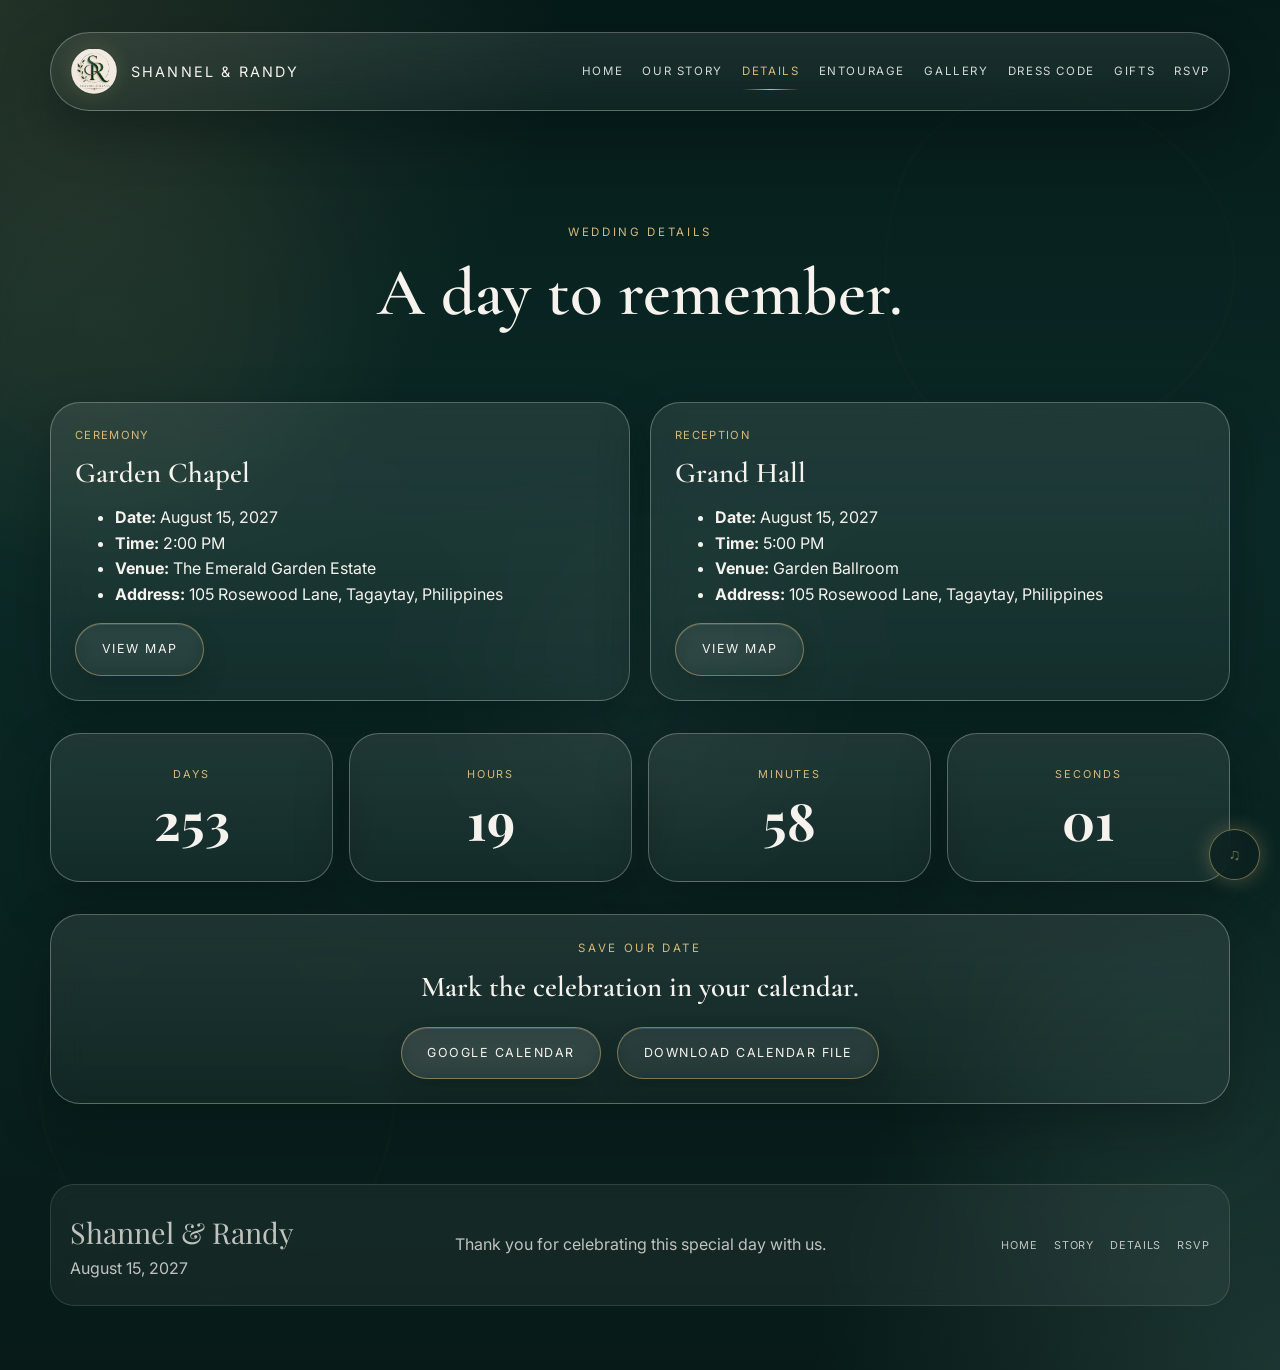
<file: details.html>
<!DOCTYPE html>
<html lang="en">
  <head>
    <meta charset="UTF-8" />
    <meta name="viewport" content="width=device-width, initial-scale=1.0" />
    <title>Wedding Details | Shannel & Randy</title>
    <meta name="description" content="Wedding ceremony and reception details for Shannel and Randy." />
    <link rel="preconnect" href="https://fonts.googleapis.com" />
    <link rel="preconnect" href="https://fonts.gstatic.com" crossorigin />
    <link
      href="https://fonts.googleapis.com/css2?family=Cormorant+Garamond:wght@400;500;600;700&family=Inter:wght@400;500;600;700&family=Playfair+Display:wght@500;600;700&display=swap"
      rel="stylesheet"
    />
    <link rel="stylesheet" href="./css/style.css" />
  </head>
  <body>
    <div class="page-shell">
      <div class="background-orb orb-one"></div>
      <div class="background-orb orb-two"></div>
      <div class="background-orb orb-three"></div>
      <div class="botanical botanical-one"></div>
      <div class="botanical botanical-two"></div>

      <header class="site-header">
        <nav class="nav glass-panel" aria-label="Main navigation">
          <a class="brand" href="./index.html" aria-label="Shannel and Randy home">
            <img class="brand-mark" src="./images/monogram.png" alt="Shannel and Randy monogram" />
            <span>Shannel &amp; Randy</span>
          </a>
          <button class="nav-toggle" type="button" aria-expanded="false" aria-controls="mobileNav" aria-label="Open menu">
            <span></span>
            <span></span>
            <span></span>
          </button>
          <div class="nav-menu" id="mobileNav">
            <a class="nav-link" href="./index.html">Home</a>
            <a class="nav-link" href="./story.html">Our Story</a>
            <a class="nav-link active" href="./details.html">Details</a>
            <a class="nav-link" href="./entourage.html">Entourage</a>
            <a class="nav-link" href="./gallery.html">Gallery</a>
            <a class="nav-link" href="./dress-code.html">Dress Code</a>
            <a class="nav-link" href="./gifts.html">Gifts</a>
            <a class="nav-link" href="./rsvp.html">RSVP</a>
          </div>
        </nav>
      </header>

      <main class="content-page">
        <section class="page-hero reveal fade-up">
          <p class="eyebrow">Wedding Details</p>
          <h1>A day to remember.</h1>
        </section>

        <section class="details-page section-shell">
          <div class="info-grid two-up">
            <article class="glass-card info-card reveal fade-up">
              <div class="card-header">
                <p class="card-kicker">Ceremony</p>
                <h3>Garden Chapel</h3>
              </div>
              <ul>
                <li><strong>Date:</strong> August 15, 2027</li>
                <li><strong>Time:</strong> 2:00 PM</li>
                <li><strong>Venue:</strong> The Emerald Garden Estate</li>
                <li><strong>Address:</strong> 105 Rosewood Lane, Tagaytay, Philippines</li>
              </ul>
              <a class="button button-secondary" href="https://maps.google.com/?q=The+Emerald+Garden+Estate+Tagaytay+Philippines" target="_blank" rel="noreferrer">View Map</a>
            </article>

            <article class="glass-card info-card reveal fade-up">
              <div class="card-header">
                <p class="card-kicker">Reception</p>
                <h3>Grand Hall</h3>
              </div>
              <ul>
                <li><strong>Date:</strong> August 15, 2027</li>
                <li><strong>Time:</strong> 5:00 PM</li>
                <li><strong>Venue:</strong> Garden Ballroom</li>
                <li><strong>Address:</strong> 105 Rosewood Lane, Tagaytay, Philippines</li>
              </ul>
              <a class="button button-secondary" href="https://maps.google.com/?q=The+Emerald+Garden+Estate+Tagaytay+Philippines" target="_blank" rel="noreferrer">View Map</a>
            </article>
          </div>

          <div class="countdown-grid reveal fade-up">
            <div class="countdown-card glass-card">
              <span class="countdown-label">Days</span>
              <strong class="countdown-value" data-time-unit="days">00</strong>
            </div>
            <div class="countdown-card glass-card">
              <span class="countdown-label">Hours</span>
              <strong class="countdown-value" data-time-unit="hours">00</strong>
            </div>
            <div class="countdown-card glass-card">
              <span class="countdown-label">Minutes</span>
              <strong class="countdown-value" data-time-unit="minutes">00</strong>
            </div>
            <div class="countdown-card glass-card">
              <span class="countdown-label">Seconds</span>
              <strong class="countdown-value" data-time-unit="seconds">00</strong>
            </div>
          </div>

          <div class="calendar-card glass-card reveal fade-up">
            <p class="eyebrow">Save Our Date</p>
            <h3>Mark the celebration in your calendar.</h3>
            <div class="calendar-actions">
              <button class="button button-primary" type="button" data-calendar-action="google">Google Calendar</button>
              <button class="button button-secondary" type="button" data-calendar-action="download">Download Calendar File</button>
            </div>
          </div>
        </section>
      </main>

      <footer class="site-footer">
        <div class="footer-inner">
          <div>
            <p class="footer-title">Shannel &amp; Randy</p>
            <p>August 15, 2027</p>
          </div>
          <p class="footer-note">Thank you for celebrating this special day with us.</p>
          <div class="footer-nav">
            <a href="./index.html">Home</a>
            <a href="./story.html">Story</a>
            <a href="./details.html">Details</a>
            <a href="./rsvp.html">RSVP</a>
          </div>
        </div>
      </footer>
    </div>

    <button class="music-toggle" id="musicToggle" type="button" aria-label="Toggle music">
      <span class="music-icon">♫</span>
    </button>

    <script src="./js/script.js"></script>
  </body>
</html>
</file>
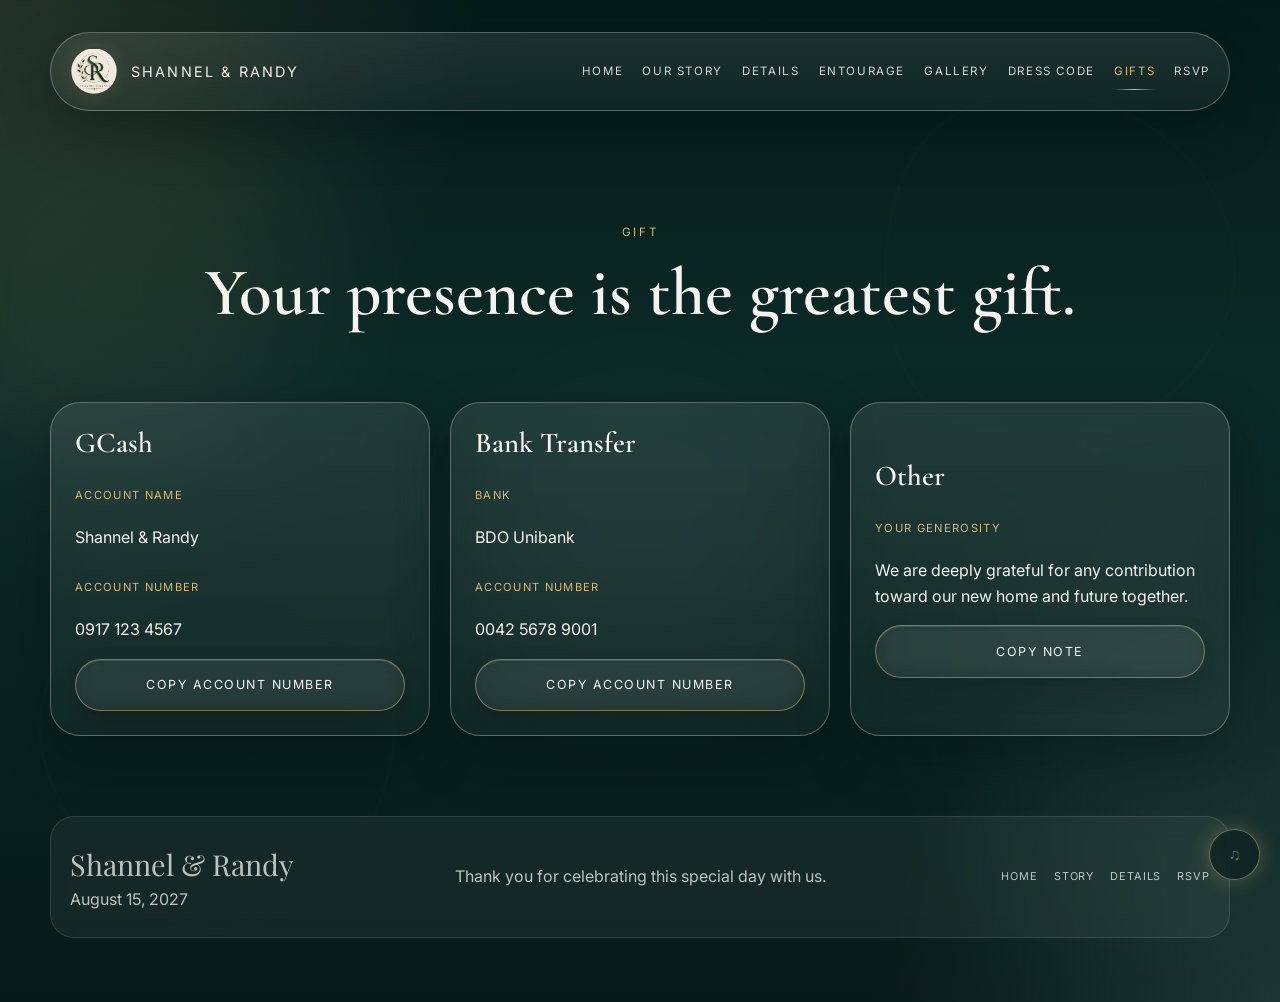
<file: gifts.html>
<!DOCTYPE html>
<html lang="en">
  <head>
    <meta charset="UTF-8" />
    <meta name="viewport" content="width=device-width, initial-scale=1.0" />
    <title>Gifts | Shannel & Randy</title>
    <meta name="description" content="Gift options and information for Shannel and Randy's wedding celebration." />
    <link rel="preconnect" href="https://fonts.googleapis.com" />
    <link rel="preconnect" href="https://fonts.gstatic.com" crossorigin />
    <link
      href="https://fonts.googleapis.com/css2?family=Cormorant+Garamond:wght@400;500;600;700&family=Inter:wght@400;500;600;700&family=Playfair+Display:wght@500;600;700&display=swap"
      rel="stylesheet"
    />
    <link rel="stylesheet" href="./css/style.css" />
  </head>
  <body>
    <div class="page-shell">
      <div class="background-orb orb-one"></div>
      <div class="background-orb orb-two"></div>
      <div class="background-orb orb-three"></div>
      <div class="botanical botanical-one"></div>
      <div class="botanical botanical-two"></div>

      <header class="site-header">
        <nav class="nav glass-panel" aria-label="Main navigation">
          <a class="brand" href="./index.html" aria-label="Shannel and Randy home">
            <img class="brand-mark" src="./images/monogram.png" alt="Shannel and Randy monogram" />
            <span>Shannel &amp; Randy</span>
          </a>
          <button class="nav-toggle" type="button" aria-expanded="false" aria-controls="mobileNav" aria-label="Open menu">
            <span></span>
            <span></span>
            <span></span>
          </button>
          <div class="nav-menu" id="mobileNav">
            <a class="nav-link" href="./index.html">Home</a>
            <a class="nav-link" href="./story.html">Our Story</a>
            <a class="nav-link" href="./details.html">Details</a>
            <a class="nav-link" href="./entourage.html">Entourage</a>
            <a class="nav-link" href="./gallery.html">Gallery</a>
            <a class="nav-link" href="./dress-code.html">Dress Code</a>
            <a class="nav-link active" href="./gifts.html">Gifts</a>
            <a class="nav-link" href="./rsvp.html">RSVP</a>
          </div>
        </nav>
      </header>

      <main class="content-page">
        <section class="page-hero reveal fade-up">
          <p class="eyebrow">Gift</p>
          <h1>Your presence is the greatest gift.</h1>
        </section>

        <section class="gifts-page section-shell">
          <div class="gifts-grid">
            <article class="gift-card glass-card reveal fade-up">
              <h3>GCash</h3>
              <p class="gift-label">Account Name</p>
              <p>Shannel &amp; Randy</p>
              <p class="gift-label">Account Number</p>
              <p>0917 123 4567</p>
              <button class="button button-secondary copy-account" type="button" data-copy="0917 123 4567">Copy Account Number</button>
            </article>
            <article class="gift-card glass-card reveal fade-up">
              <h3>Bank Transfer</h3>
              <p class="gift-label">Bank</p>
              <p>BDO Unibank</p>
              <p class="gift-label">Account Number</p>
              <p>0042 5678 9001</p>
              <button class="button button-secondary copy-account" type="button" data-copy="0042 5678 9001">Copy Account Number</button>
            </article>
            <article class="gift-card glass-card reveal fade-up">
              <h3>Other</h3>
              <p class="gift-label">Your generosity</p>
              <p>We are deeply grateful for any contribution toward our new home and future together.</p>
              <button class="button button-secondary copy-account" type="button" data-copy="For our future together">Copy Note</button>
            </article>
          </div>
        </section>
      </main>

      <footer class="site-footer">
        <div class="footer-inner">
          <div>
            <p class="footer-title">Shannel &amp; Randy</p>
            <p>August 15, 2027</p>
          </div>
          <p class="footer-note">Thank you for celebrating this special day with us.</p>
          <div class="footer-nav">
            <a href="./index.html">Home</a>
            <a href="./story.html">Story</a>
            <a href="./details.html">Details</a>
            <a href="./rsvp.html">RSVP</a>
          </div>
        </div>
      </footer>
    </div>

    <div class="toast" id="copyToast" aria-live="polite">Copied!</div>

    <button class="music-toggle" id="musicToggle" type="button" aria-label="Toggle music">
      <span class="music-icon">♫</span>
    </button>

    <script src="./js/script.js"></script>
  </body>
</html>
</file>
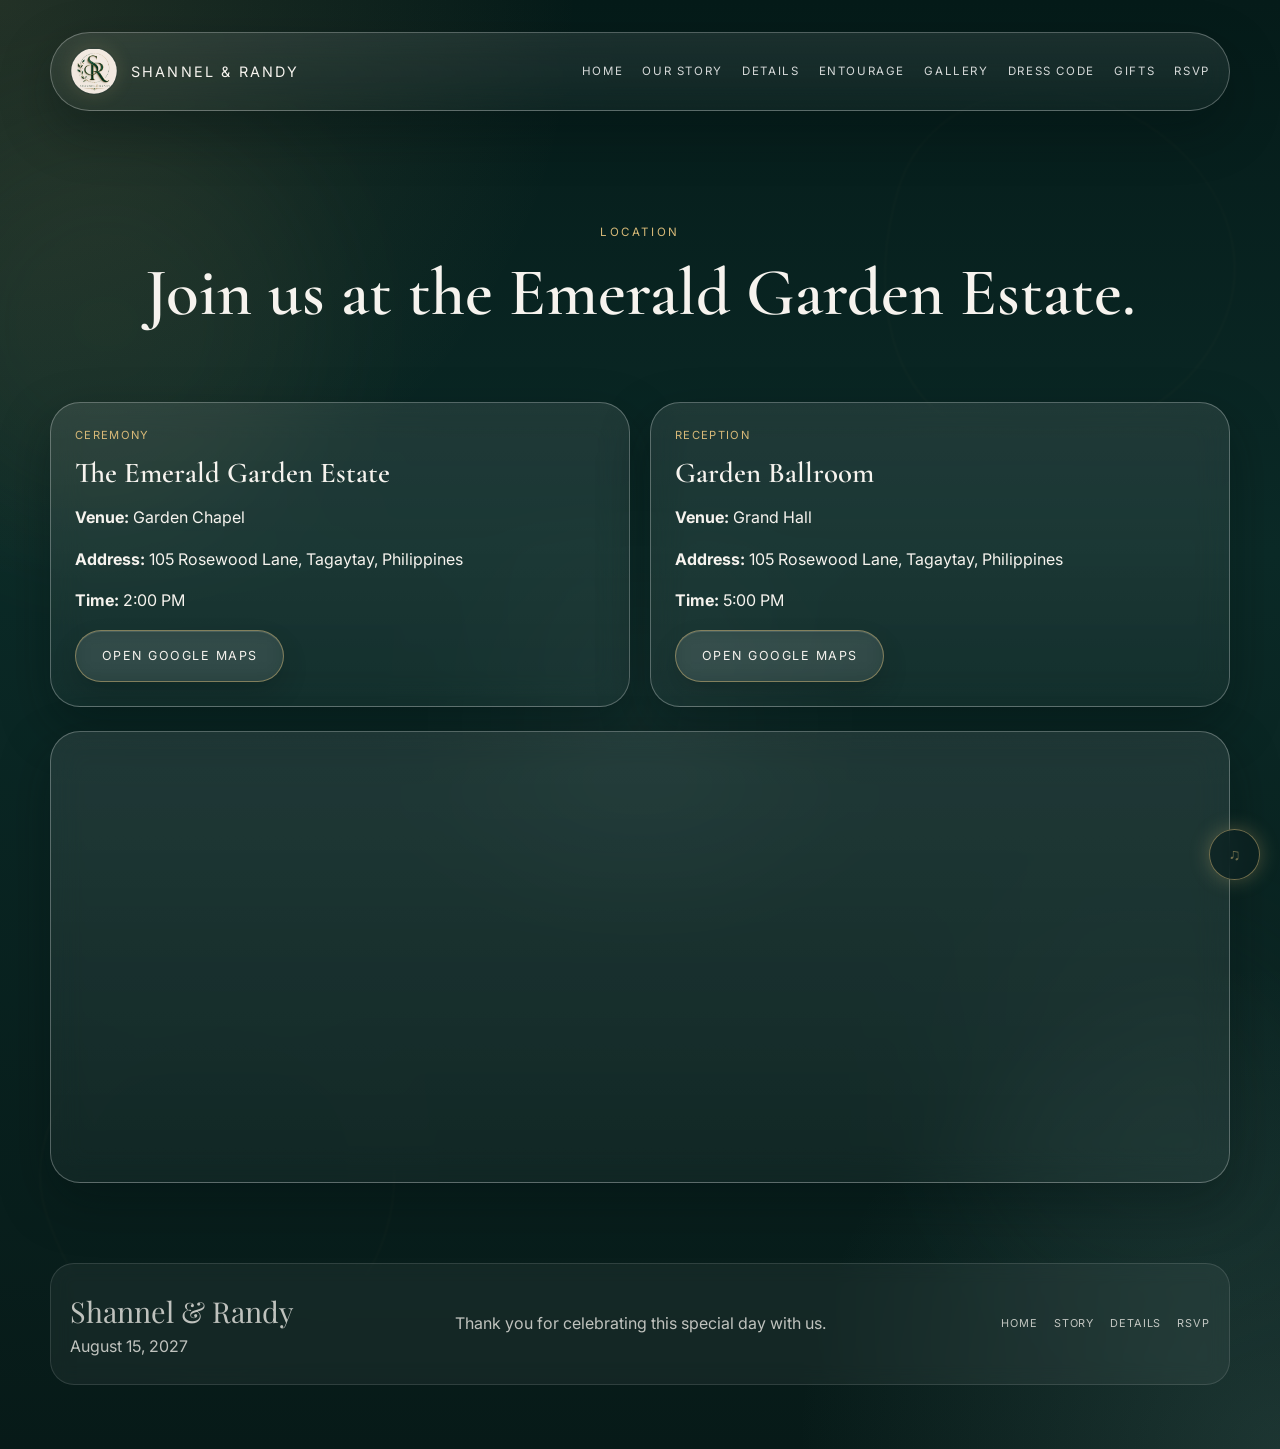
<file: location.html>
<!DOCTYPE html>
<html lang="en">
  <head>
    <meta charset="UTF-8" />
    <meta name="viewport" content="width=device-width, initial-scale=1.0" />
    <title>Location | Shannel & Randy</title>
    <meta name="description" content="Location details for Shannel and Randy's wedding ceremony and reception." />
    <link rel="preconnect" href="https://fonts.googleapis.com" />
    <link rel="preconnect" href="https://fonts.gstatic.com" crossorigin />
    <link
      href="https://fonts.googleapis.com/css2?family=Cormorant+Garamond:wght@400;500;600;700&family=Inter:wght@400;500;600;700&family=Playfair+Display:wght@500;600;700&display=swap"
      rel="stylesheet"
    />
    <link rel="stylesheet" href="./css/style.css" />
  </head>
  <body>
    <div class="page-shell">
      <div class="background-orb orb-one"></div>
      <div class="background-orb orb-two"></div>
      <div class="background-orb orb-three"></div>
      <div class="botanical botanical-one"></div>
      <div class="botanical botanical-two"></div>

      <header class="site-header">
        <nav class="nav glass-panel" aria-label="Main navigation">
          <a class="brand" href="./index.html" aria-label="Shannel and Randy home">
            <img class="brand-mark" src="./images/monogram.png" alt="Shannel and Randy monogram" />
            <span>Shannel &amp; Randy</span>
          </a>
          <button class="nav-toggle" type="button" aria-expanded="false" aria-controls="mobileNav" aria-label="Open menu">
            <span></span>
            <span></span>
            <span></span>
          </button>
          <div class="nav-menu" id="mobileNav">
            <a class="nav-link" href="./index.html">Home</a>
            <a class="nav-link" href="./story.html">Our Story</a>
            <a class="nav-link" href="./details.html">Details</a>
            <a class="nav-link" href="./entourage.html">Entourage</a>
            <a class="nav-link" href="./gallery.html">Gallery</a>
            <a class="nav-link" href="./dress-code.html">Dress Code</a>
            <a class="nav-link" href="./gifts.html">Gifts</a>
            <a class="nav-link" href="./rsvp.html">RSVP</a>
          </div>
        </nav>
      </header>

      <main class="content-page">
        <section class="page-hero reveal fade-up">
          <p class="eyebrow">Location</p>
          <h1>Join us at the Emerald Garden Estate.</h1>
        </section>

        <section class="location-page section-shell">
          <div class="info-grid two-up">
            <article class="glass-card info-card reveal fade-up">
              <p class="card-kicker">Ceremony</p>
              <h3>The Emerald Garden Estate</h3>
              <p><strong>Venue:</strong> Garden Chapel</p>
              <p><strong>Address:</strong> 105 Rosewood Lane, Tagaytay, Philippines</p>
              <p><strong>Time:</strong> 2:00 PM</p>
              <a class="button button-primary" href="https://maps.google.com/?q=The+Emerald+Garden+Estate+Tagaytay+Philippines" target="_blank" rel="noreferrer">Open Google Maps</a>
            </article>
            <article class="glass-card info-card reveal fade-up">
              <p class="card-kicker">Reception</p>
              <h3>Garden Ballroom</h3>
              <p><strong>Venue:</strong> Grand Hall</p>
              <p><strong>Address:</strong> 105 Rosewood Lane, Tagaytay, Philippines</p>
              <p><strong>Time:</strong> 5:00 PM</p>
              <a class="button button-primary" href="https://maps.google.com/?q=The+Emerald+Garden+Estate+Tagaytay+Philippines" target="_blank" rel="noreferrer">Open Google Maps</a>
            </article>
          </div>

          <div class="map-card glass-card reveal fade-up">
            <iframe
              title="Wedding venue map"
              src="https://www.google.com/maps?q=Tagaytay%20Philippines&z=13&output=embed"
              loading="lazy"
              referrerpolicy="no-referrer-when-downgrade"
            ></iframe>
          </div>
        </section>
      </main>

      <footer class="site-footer">
        <div class="footer-inner">
          <div>
            <p class="footer-title">Shannel &amp; Randy</p>
            <p>August 15, 2027</p>
          </div>
          <p class="footer-note">Thank you for celebrating this special day with us.</p>
          <div class="footer-nav">
            <a href="./index.html">Home</a>
            <a href="./story.html">Story</a>
            <a href="./details.html">Details</a>
            <a href="./rsvp.html">RSVP</a>
          </div>
        </div>
      </footer>
    </div>

    <button class="music-toggle" id="musicToggle" type="button" aria-label="Toggle music">
      <span class="music-icon">♫</span>
    </button>

    <script src="./js/script.js"></script>
  </body>
</html>
</file>
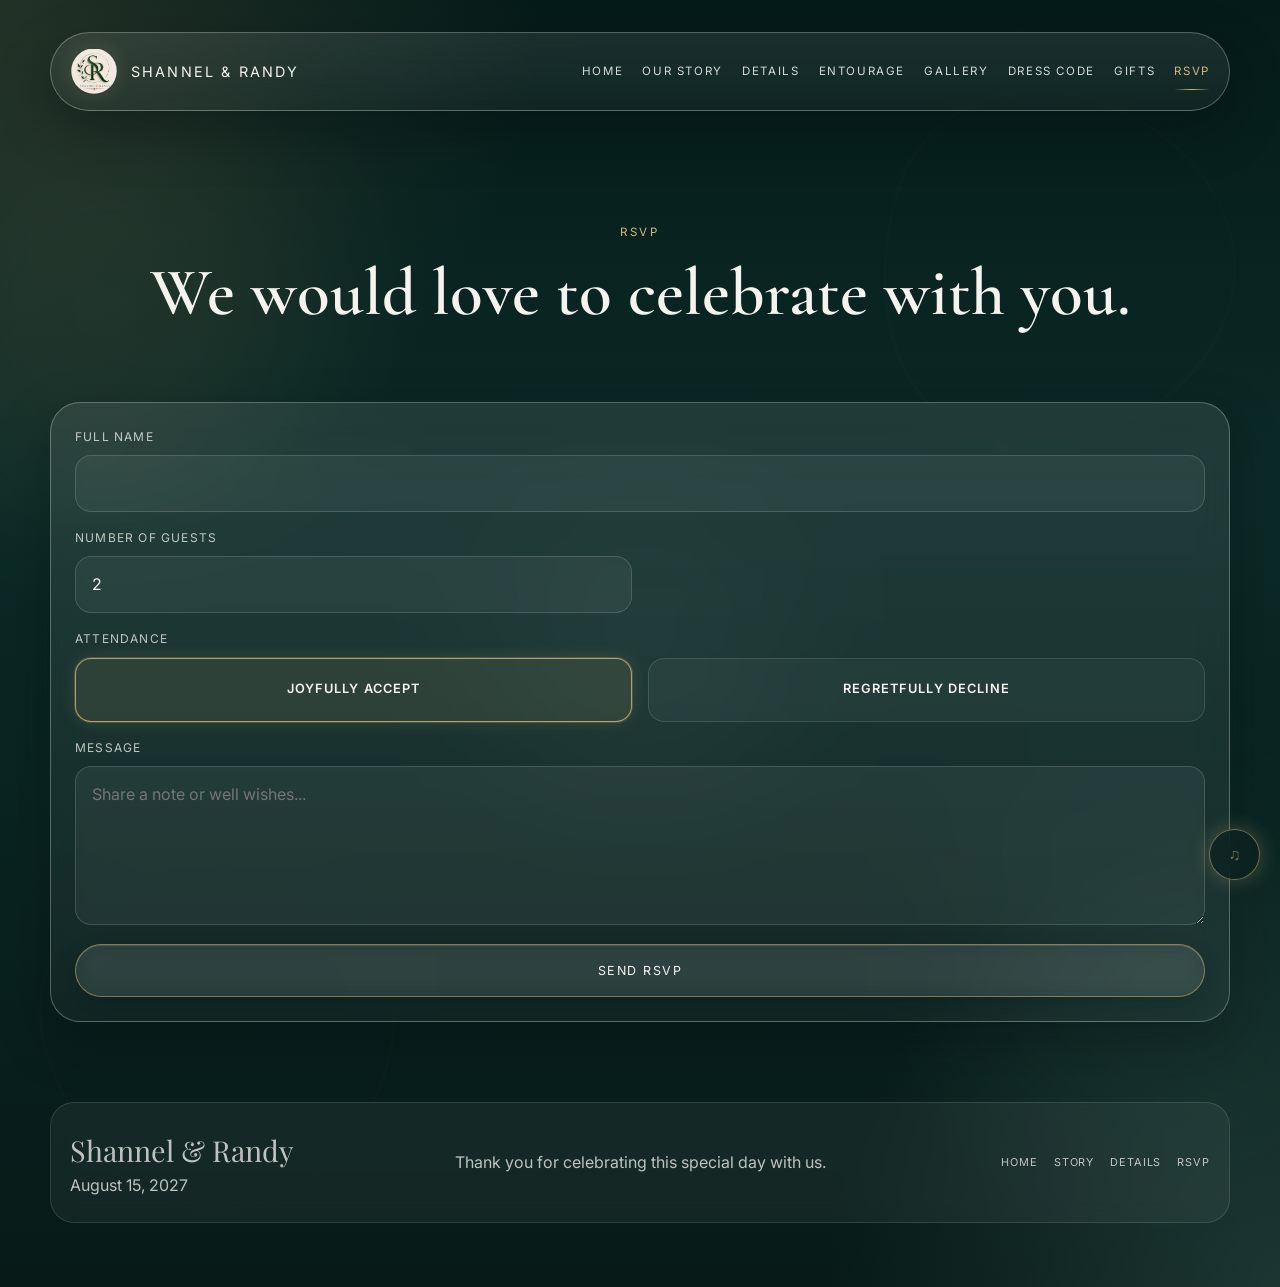
<file: rsvp.html>
<!DOCTYPE html>
<html lang="en">
  <head>
    <meta charset="UTF-8" />
    <meta name="viewport" content="width=device-width, initial-scale=1.0" />
    <title>RSVP | Shannel & Randy</title>
    <meta name="description" content="RSVP to celebrate with Shannel and Randy on their wedding day." />
    <link rel="preconnect" href="https://fonts.googleapis.com" />
    <link rel="preconnect" href="https://fonts.gstatic.com" crossorigin />
    <link
      href="https://fonts.googleapis.com/css2?family=Cormorant+Garamond:wght@400;500;600;700&family=Inter:wght@400;500;600;700&family=Playfair+Display:wght@500;600;700&display=swap"
      rel="stylesheet"
    />
    <link rel="stylesheet" href="./css/style.css" />
  </head>
  <body>
    <div class="page-shell">
      <div class="background-orb orb-one"></div>
      <div class="background-orb orb-two"></div>
      <div class="background-orb orb-three"></div>
      <div class="botanical botanical-one"></div>
      <div class="botanical botanical-two"></div>

      <header class="site-header">
        <nav class="nav glass-panel" aria-label="Main navigation">
          <a class="brand" href="./index.html" aria-label="Shannel and Randy home">
            <img class="brand-mark" src="./images/monogram.png" alt="Shannel and Randy monogram" />
            <span>Shannel &amp; Randy</span>
          </a>
          <button class="nav-toggle" type="button" aria-expanded="false" aria-controls="mobileNav" aria-label="Open menu">
            <span></span>
            <span></span>
            <span></span>
          </button>
          <div class="nav-menu" id="mobileNav">
            <a class="nav-link" href="./index.html">Home</a>
            <a class="nav-link" href="./story.html">Our Story</a>
            <a class="nav-link" href="./details.html">Details</a>
            <a class="nav-link" href="./entourage.html">Entourage</a>
            <a class="nav-link" href="./gallery.html">Gallery</a>
            <a class="nav-link" href="./dress-code.html">Dress Code</a>
            <a class="nav-link" href="./gifts.html">Gifts</a>
            <a class="nav-link active" href="./rsvp.html">RSVP</a>
          </div>
        </nav>
      </header>

      <main class="content-page">
        <section class="page-hero reveal fade-up">
          <p class="eyebrow">RSVP</p>
          <h1>We would love to celebrate with you.</h1>
        </section>

        <section class="rsvp-page section-shell">
          <div class="rsvp-card glass-card reveal fade-up">
            <form action="https://formspree.io/f/xrpgbwjq" method="POST" class="rsvp-form" id="rsvpForm">
              <div class="form-grid">
                <label class="field full-width">
                  <span>Full Name</span>
                  <input type="text" name="name" required />
                </label>
                <label class="field">
                  <span>Number of Guests</span>
                  <input type="number" name="guests" min="1" max="10" value="2" required />
                </label>
                <div class="field field-radio">
                  <span>Attendance</span>
                  <div class="options" role="radiogroup" aria-label="Attendance">
                    <label class="attendance-option is-selected">
                      <input type="radio" name="attendance" value="Joyfully Accept" checked />
                      <span>Joyfully Accept</span>
                    </label>
                    <label class="attendance-option">
                      <input type="radio" name="attendance" value="Regretfully Decline" />
                      <span>Regretfully Decline</span>
                    </label>
                  </div>
                </div>
                <label class="field full-width">
                  <span>Message</span>
                  <textarea name="message" rows="5" placeholder="Share a note or well wishes..."></textarea>
                </label>
              </div>
              <button class="button button-primary" type="submit">Send RSVP</button>
            </form>
            <div class="success-message" id="successMessage" aria-live="polite">
              <h3>Thank you for your response!</h3>
              <p>We are so grateful to celebrate with you.</p>
            </div>
          </div>
        </section>
      </main>

      <footer class="site-footer">
        <div class="footer-inner">
          <div>
            <p class="footer-title">Shannel &amp; Randy</p>
            <p>August 15, 2027</p>
          </div>
          <p class="footer-note">Thank you for celebrating this special day with us.</p>
          <div class="footer-nav">
            <a href="./index.html">Home</a>
            <a href="./story.html">Story</a>
            <a href="./details.html">Details</a>
            <a href="./rsvp.html">RSVP</a>
          </div>
        </div>
      </footer>
    </div>

    <button class="music-toggle" id="musicToggle" type="button" aria-label="Toggle music">
      <span class="music-icon">♫</span>
    </button>

    <script src="./js/script.js"></script>
  </body>
</html>
</file>
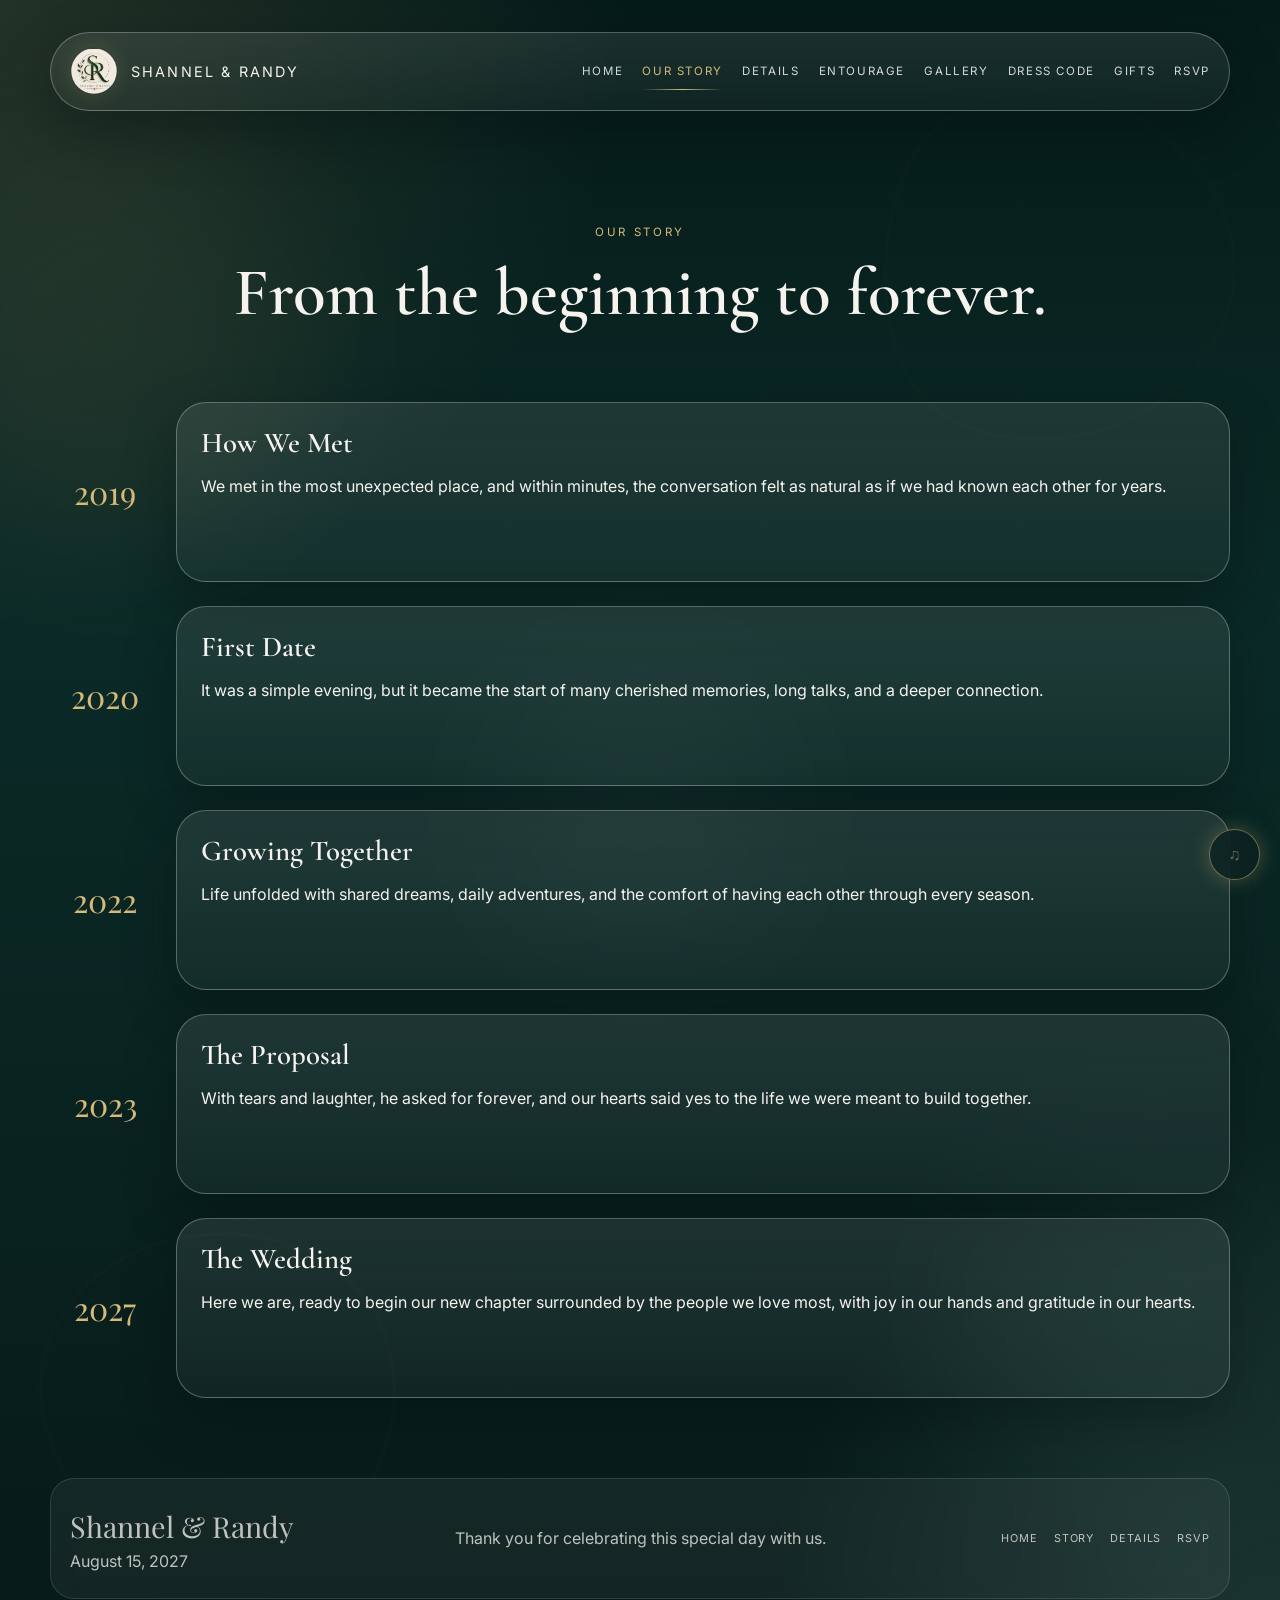
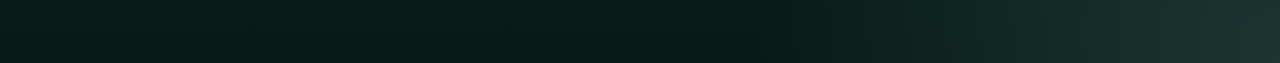
<file: story.html>
<!DOCTYPE html>
<html lang="en">
  <head>
    <meta charset="UTF-8" />
    <meta name="viewport" content="width=device-width, initial-scale=1.0" />
    <title>Our Story | Shannel & Randy</title>
    <meta name="description" content="Our story from the first hello to forever." />
    <link rel="preconnect" href="https://fonts.googleapis.com" />
    <link rel="preconnect" href="https://fonts.gstatic.com" crossorigin />
    <link
      href="https://fonts.googleapis.com/css2?family=Cormorant+Garamond:wght@400;500;600;700&family=Inter:wght@400;500;600;700&family=Playfair+Display:wght@500;600;700&display=swap"
      rel="stylesheet"
    />
    <link rel="stylesheet" href="./css/style.css" />
  </head>
  <body>
    <div class="page-shell">
      <div class="background-orb orb-one"></div>
      <div class="background-orb orb-two"></div>
      <div class="background-orb orb-three"></div>
      <div class="botanical botanical-one"></div>
      <div class="botanical botanical-two"></div>

      <header class="site-header">
        <nav class="nav glass-panel" aria-label="Main navigation">
          <a class="brand" href="./index.html" aria-label="Shannel and Randy home">
            <img class="brand-mark" src="./images/monogram.png" alt="Shannel and Randy monogram" />
            <span>Shannel &amp; Randy</span>
          </a>
          <button class="nav-toggle" type="button" aria-expanded="false" aria-controls="mobileNav" aria-label="Open menu">
            <span></span>
            <span></span>
            <span></span>
          </button>
          <div class="nav-menu" id="mobileNav">
            <a class="nav-link" href="./index.html">Home</a>
            <a class="nav-link active" href="./story.html">Our Story</a>
            <a class="nav-link" href="./details.html">Details</a>
            <a class="nav-link" href="./entourage.html">Entourage</a>
            <a class="nav-link" href="./gallery.html">Gallery</a>
            <a class="nav-link" href="./dress-code.html">Dress Code</a>
            <a class="nav-link" href="./gifts.html">Gifts</a>
            <a class="nav-link" href="./rsvp.html">RSVP</a>
          </div>
        </nav>
      </header>

      <main class="content-page">
        <section class="page-hero reveal fade-up">
          <p class="eyebrow">Our Story</p>
          <h1>From the beginning to forever.</h1>
        </section>

        <section class="story-page section-shell">
          <div class="story-timeline">
            <article class="story-item reveal fade-up">
              <div class="story-year">2019</div>
              <div class="story-card glass-card">
                <h3>How We Met</h3>
                <p>We met in the most unexpected place, and within minutes, the conversation felt as natural as if we had known each other for years.</p>
              </div>
            </article>
            <article class="story-item reveal fade-up">
              <div class="story-year">2020</div>
              <div class="story-card glass-card">
                <h3>First Date</h3>
                <p>It was a simple evening, but it became the start of many cherished memories, long talks, and a deeper connection.</p>
              </div>
            </article>
            <article class="story-item reveal fade-up">
              <div class="story-year">2022</div>
              <div class="story-card glass-card">
                <h3>Growing Together</h3>
                <p>Life unfolded with shared dreams, daily adventures, and the comfort of having each other through every season.</p>
              </div>
            </article>
            <article class="story-item reveal fade-up">
              <div class="story-year">2023</div>
              <div class="story-card glass-card">
                <h3>The Proposal</h3>
                <p>With tears and laughter, he asked for forever, and our hearts said yes to the life we were meant to build together.</p>
              </div>
            </article>
            <article class="story-item reveal fade-up">
              <div class="story-year">2027</div>
              <div class="story-card glass-card">
                <h3>The Wedding</h3>
                <p>Here we are, ready to begin our new chapter surrounded by the people we love most, with joy in our hands and gratitude in our hearts.</p>
              </div>
            </article>
          </div>
        </section>
      </main>

      <footer class="site-footer">
        <div class="footer-inner">
          <div>
            <p class="footer-title">Shannel &amp; Randy</p>
            <p>August 15, 2027</p>
          </div>
          <p class="footer-note">Thank you for celebrating this special day with us.</p>
          <div class="footer-nav">
            <a href="./index.html">Home</a>
            <a href="./story.html">Story</a>
            <a href="./details.html">Details</a>
            <a href="./rsvp.html">RSVP</a>
          </div>
        </div>
      </footer>
    </div>

    <button class="music-toggle" id="musicToggle" type="button" aria-label="Toggle music">
      <span class="music-icon">♫</span>
    </button>

    <script src="./js/script.js"></script>
  </body>
</html>
</file>
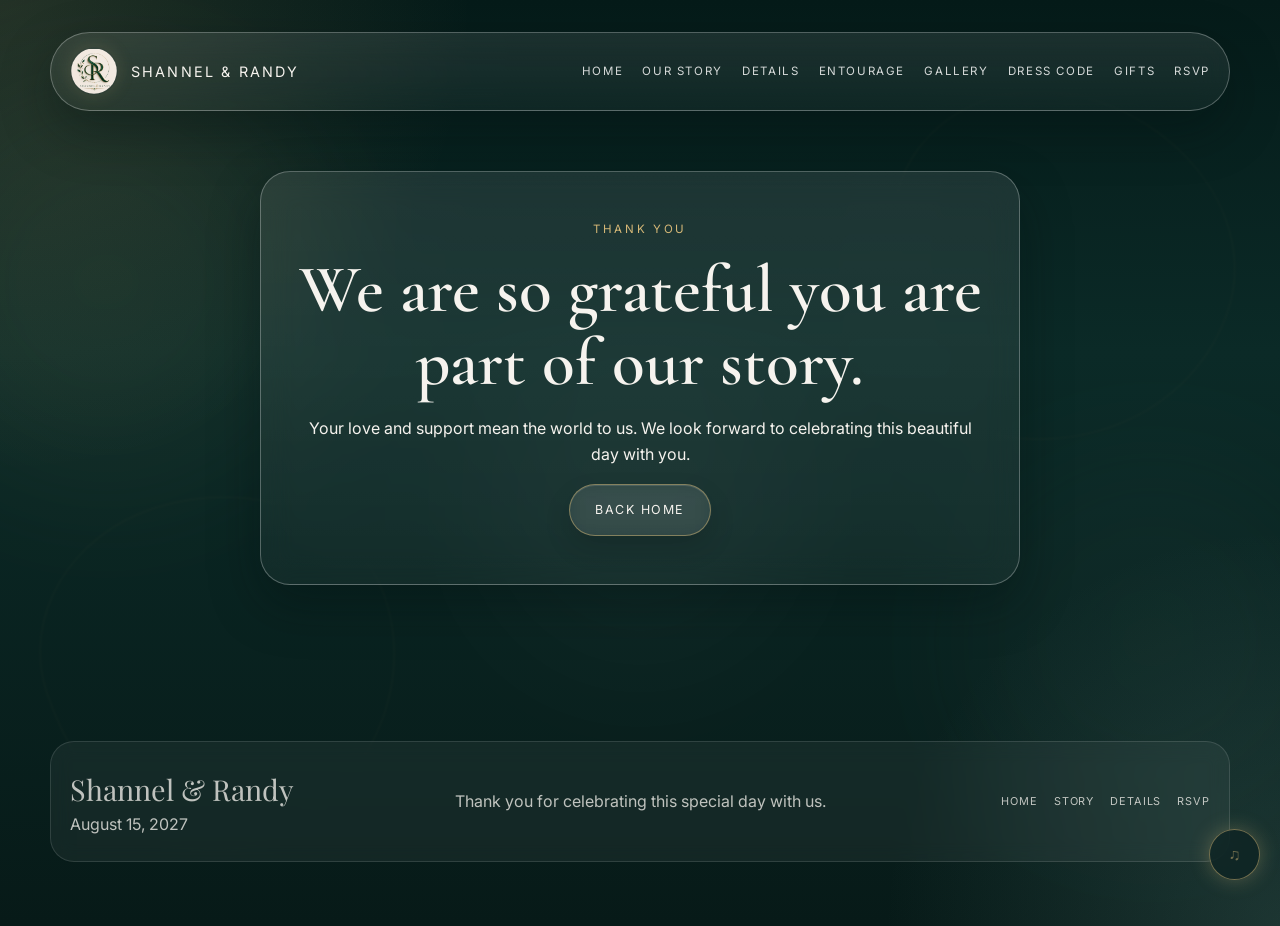
<file: thank-you.html>
<!DOCTYPE html>
<html lang="en">
  <head>
    <meta charset="UTF-8" />
    <meta name="viewport" content="width=device-width, initial-scale=1.0" />
    <title>Thank You | Shannel & Randy</title>
    <meta name="description" content="Thank you for celebrating with Shannel and Randy." />
    <link rel="preconnect" href="https://fonts.googleapis.com" />
    <link rel="preconnect" href="https://fonts.gstatic.com" crossorigin />
    <link
      href="https://fonts.googleapis.com/css2?family=Cormorant+Garamond:wght@400;500;600;700&family=Inter:wght@400;500;600;700&family=Playfair+Display:wght@500;600;700&display=swap"
      rel="stylesheet"
    />
    <link rel="stylesheet" href="./css/style.css" />
  </head>
  <body>
    <div class="page-shell">
      <div class="background-orb orb-one"></div>
      <div class="background-orb orb-two"></div>
      <div class="background-orb orb-three"></div>
      <div class="botanical botanical-one"></div>
      <div class="botanical botanical-two"></div>

      <header class="site-header">
        <nav class="nav glass-panel" aria-label="Main navigation">
          <a class="brand" href="./index.html" aria-label="Shannel and Randy home">
            <img class="brand-mark" src="./images/monogram.png" alt="Shannel and Randy monogram" />
            <span>Shannel &amp; Randy</span>
          </a>
          <button class="nav-toggle" type="button" aria-expanded="false" aria-controls="mobileNav" aria-label="Open menu">
            <span></span>
            <span></span>
            <span></span>
          </button>
          <div class="nav-menu" id="mobileNav">
            <a class="nav-link" href="./index.html">Home</a>
            <a class="nav-link" href="./story.html">Our Story</a>
            <a class="nav-link" href="./details.html">Details</a>
            <a class="nav-link" href="./entourage.html">Entourage</a>
            <a class="nav-link" href="./gallery.html">Gallery</a>
            <a class="nav-link" href="./dress-code.html">Dress Code</a>
            <a class="nav-link" href="./gifts.html">Gifts</a>
            <a class="nav-link" href="./rsvp.html">RSVP</a>
          </div>
        </nav>
      </header>

      <main class="content-page thank-you-page">
        <section class="thank-you-card glass-card reveal fade-up">
          <p class="eyebrow">Thank You</p>
          <h1>We are so grateful you are part of our story.</h1>
          <p>Your love and support mean the world to us. We look forward to celebrating this beautiful day with you.</p>
          <a class="button button-primary" href="./index.html">Back Home</a>
        </section>
      </main>

      <footer class="site-footer">
        <div class="footer-inner">
          <div>
            <p class="footer-title">Shannel &amp; Randy</p>
            <p>August 15, 2027</p>
          </div>
          <p class="footer-note">Thank you for celebrating this special day with us.</p>
          <div class="footer-nav">
            <a href="./index.html">Home</a>
            <a href="./story.html">Story</a>
            <a href="./details.html">Details</a>
            <a href="./rsvp.html">RSVP</a>
          </div>
        </div>
      </footer>
    </div>

    <button class="music-toggle" id="musicToggle" type="button" aria-label="Toggle music">
      <span class="music-icon">♫</span>
    </button>

    <script src="./js/script.js"></script>
  </body>
</html>
</file>
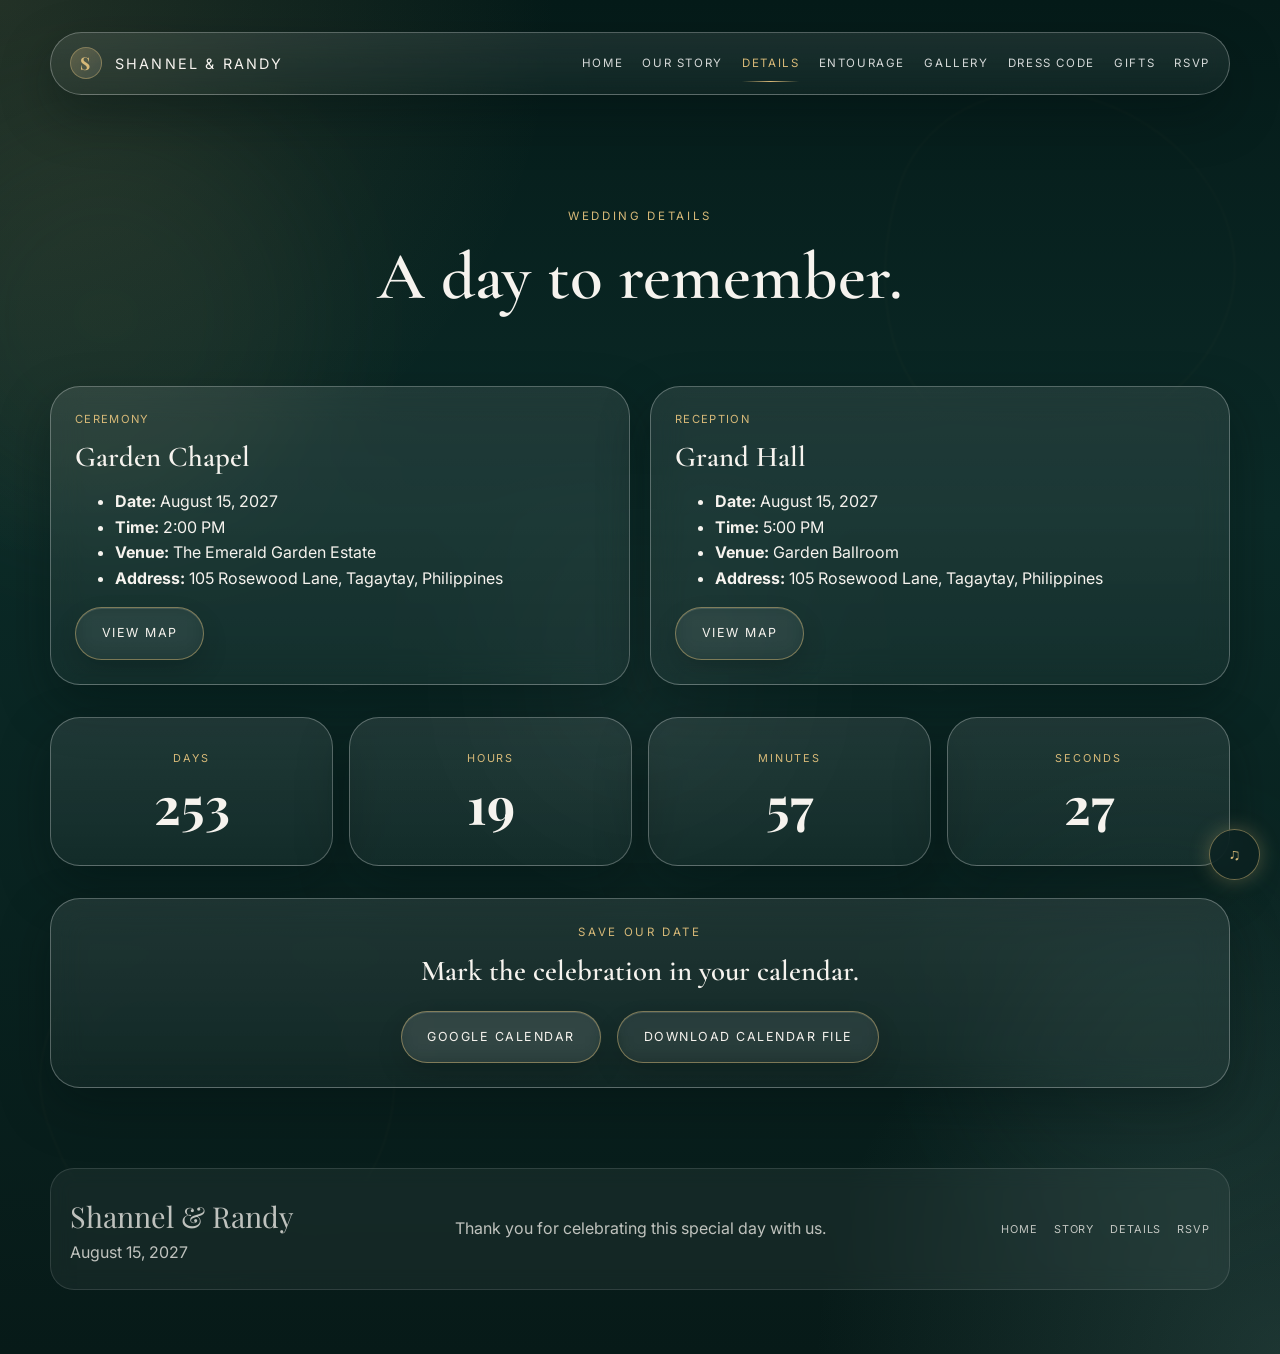
<file: wedding-invitation/details.html>
<!DOCTYPE html>
<html lang="en">
  <head>
    <meta charset="UTF-8" />
    <meta name="viewport" content="width=device-width, initial-scale=1.0" />
    <title>Wedding Details | Shannel & Randy</title>
    <meta name="description" content="Wedding ceremony and reception details for Shannel and Randy." />
    <link rel="preconnect" href="https://fonts.googleapis.com" />
    <link rel="preconnect" href="https://fonts.gstatic.com" crossorigin />
    <link
      href="https://fonts.googleapis.com/css2?family=Cormorant+Garamond:wght@400;500;600;700&family=Inter:wght@400;500;600;700&family=Playfair+Display:wght@500;600;700&display=swap"
      rel="stylesheet"
    />
    <link rel="stylesheet" href="./css/style.css" />
  </head>
  <body>
    <div class="page-shell">
      <div class="background-orb orb-one"></div>
      <div class="background-orb orb-two"></div>
      <div class="background-orb orb-three"></div>
      <div class="botanical botanical-one"></div>
      <div class="botanical botanical-two"></div>

      <header class="site-header">
        <nav class="nav glass-panel" aria-label="Main navigation">
          <a class="brand" href="./index.html" aria-label="Shannel and Randy home">
            <span class="brand-mark">S</span>
            <span>Shannel &amp; Randy</span>
          </a>
          <button class="nav-toggle" type="button" aria-expanded="false" aria-controls="mobileNav" aria-label="Open menu">
            <span></span>
            <span></span>
            <span></span>
          </button>
          <div class="nav-menu" id="mobileNav">
            <a class="nav-link" href="./index.html">Home</a>
            <a class="nav-link" href="./story.html">Our Story</a>
            <a class="nav-link active" href="./details.html">Details</a>
            <a class="nav-link" href="./entourage.html">Entourage</a>
            <a class="nav-link" href="./gallery.html">Gallery</a>
            <a class="nav-link" href="./dress-code.html">Dress Code</a>
            <a class="nav-link" href="./gifts.html">Gifts</a>
            <a class="nav-link" href="./rsvp.html">RSVP</a>
          </div>
        </nav>
      </header>

      <main class="content-page">
        <section class="page-hero reveal fade-up">
          <p class="eyebrow">Wedding Details</p>
          <h1>A day to remember.</h1>
        </section>

        <section class="details-page section-shell">
          <div class="info-grid two-up">
            <article class="glass-card info-card reveal fade-up">
              <div class="card-header">
                <p class="card-kicker">Ceremony</p>
                <h3>Garden Chapel</h3>
              </div>
              <ul>
                <li><strong>Date:</strong> August 15, 2027</li>
                <li><strong>Time:</strong> 2:00 PM</li>
                <li><strong>Venue:</strong> The Emerald Garden Estate</li>
                <li><strong>Address:</strong> 105 Rosewood Lane, Tagaytay, Philippines</li>
              </ul>
              <a class="button button-secondary" href="https://maps.google.com/?q=The+Emerald+Garden+Estate+Tagaytay+Philippines" target="_blank" rel="noreferrer">View Map</a>
            </article>

            <article class="glass-card info-card reveal fade-up">
              <div class="card-header">
                <p class="card-kicker">Reception</p>
                <h3>Grand Hall</h3>
              </div>
              <ul>
                <li><strong>Date:</strong> August 15, 2027</li>
                <li><strong>Time:</strong> 5:00 PM</li>
                <li><strong>Venue:</strong> Garden Ballroom</li>
                <li><strong>Address:</strong> 105 Rosewood Lane, Tagaytay, Philippines</li>
              </ul>
              <a class="button button-secondary" href="https://maps.google.com/?q=The+Emerald+Garden+Estate+Tagaytay+Philippines" target="_blank" rel="noreferrer">View Map</a>
            </article>
          </div>

          <div class="countdown-grid reveal fade-up">
            <div class="countdown-card glass-card">
              <span class="countdown-label">Days</span>
              <strong class="countdown-value" data-time-unit="days">00</strong>
            </div>
            <div class="countdown-card glass-card">
              <span class="countdown-label">Hours</span>
              <strong class="countdown-value" data-time-unit="hours">00</strong>
            </div>
            <div class="countdown-card glass-card">
              <span class="countdown-label">Minutes</span>
              <strong class="countdown-value" data-time-unit="minutes">00</strong>
            </div>
            <div class="countdown-card glass-card">
              <span class="countdown-label">Seconds</span>
              <strong class="countdown-value" data-time-unit="seconds">00</strong>
            </div>
          </div>

          <div class="calendar-card glass-card reveal fade-up">
            <p class="eyebrow">Save Our Date</p>
            <h3>Mark the celebration in your calendar.</h3>
            <div class="calendar-actions">
              <button class="button button-primary" type="button" data-calendar-action="google">Google Calendar</button>
              <button class="button button-secondary" type="button" data-calendar-action="download">Download Calendar File</button>
            </div>
          </div>
        </section>
      </main>

      <footer class="site-footer">
        <div class="footer-inner">
          <div>
            <p class="footer-title">Shannel &amp; Randy</p>
            <p>August 15, 2027</p>
          </div>
          <p class="footer-note">Thank you for celebrating this special day with us.</p>
          <div class="footer-nav">
            <a href="./index.html">Home</a>
            <a href="./story.html">Story</a>
            <a href="./details.html">Details</a>
            <a href="./rsvp.html">RSVP</a>
          </div>
        </div>
      </footer>
    </div>

    <button class="music-toggle" id="musicToggle" type="button" aria-label="Toggle music">
      <span class="music-icon">♫</span>
    </button>

    <script src="./js/script.js"></script>
  </body>
</html>
</file>
<file: css/style.css>
:root {
  --emerald-dark: #071d1a;
  --emerald-deep: #0b2d2a;
  --emerald: #1a4d47;
  --emerald-soft: #2d6d64;
  --emerald-light: #74a39a;
  --sage: #b5c8b8;
  --sage-strong: #98ab9d;
  --ivory: #f4efe7;
  --ivory-deep: #e4ddd0;
  --champagne: #d9c7a3;
  --gold: #d7b978;
  --gold-soft: rgba(215, 185, 120, 0.35);
  --glass: rgba(255, 255, 255, 0.08);
  --glass-strong: rgba(255, 255, 255, 0.14);
  --glass-emerald: rgba(15, 56, 52, 0.38);
  --glass-border: rgba(255, 255, 255, 0.28);
  --shadow-soft: 0 20px 50px rgba(2, 15, 13, 0.35);
  --shadow-gold: 0 0 20px rgba(215, 185, 120, 0.3);
  --link: #f0e7d3;
  --text: #f6f3ee;
  --text-soft: rgba(246, 243, 238, 0.76);
  --heading: "Cormorant Garamond", serif;
  --display: "Playfair Display", serif;
  --body: "Inter", sans-serif;
  --radius-lg: 30px;
  --radius-md: 20px;
  --radius-sm: 14px;
  --container: min(1180px, calc(100% - 2rem));
}

* {
  box-sizing: border-box;
}

html {
  scroll-behavior: smooth;
}

body {
  margin: 0;
  font-family: var(--body);
  background:
    radial-gradient(circle at top left, rgba(215, 185, 120, 0.14), transparent 30%),
    radial-gradient(circle at bottom right, rgba(116, 163, 154, 0.2), transparent 25%),
    linear-gradient(180deg, #051b19 0%, #0b2a27 38%, #071a18 100%);
  color: var(--text);
  min-height: 100vh;
  line-height: 1.6;
  overflow-x: hidden;
}

img {
  max-width: 100%;
  display: block;
}

a {
  color: inherit;
  text-decoration: none;
}

button,
input,
textarea {
  font: inherit;
}

button {
  cursor: pointer;
}

.page-shell {
  position: relative;
  min-height: 100vh;
  overflow: hidden;
  isolation: isolate;
  z-index: 0;
}

.background-orb,
.botanical {
  position: absolute;
  z-index: 0;
}

.background-orb {
  border-radius: 50%;
  filter: blur(80px);
  opacity: 0.34;
  pointer-events: none;
  animation: floatOrbs 18s ease-in-out infinite alternate;
}

.orb-one {
  width: 26rem;
  height: 26rem;
  background: rgba(215, 185, 120, 0.17);
  top: 8%;
  left: -8%;
}

.orb-two {
  width: 24rem;
  height: 24rem;
  background: rgba(116, 163, 154, 0.15);
  bottom: 10%;
  right: -5%;
  animation-delay: 3s;
}

.orb-three {
  width: 18rem;
  height: 18rem;
  background: rgba(255, 255, 255, 0.1);
  top: 40%;
  left: 50%;
  transform: translateX(-50%);
  animation-delay: 6s;
}

.botanical {
  position: absolute;
  width: 22rem;
  height: 22rem;
  border: 1px solid rgba(215, 185, 120, 0.14);
  border-radius: 45% 55% 60% 40% / 40% 45% 55% 60%;
  opacity: 0.35;
  filter: blur(1px);
  pointer-events: none;
}

.botanical-one {
  top: 6rem;
  right: 3rem;
  transform: rotate(18deg);
}

.botanical-two {
  bottom: 5rem;
  left: 3rem;
  transform: rotate(-18deg);
}

.site-header {
  position: sticky;
  top: 1rem;
  z-index: 100;
  width: var(--container);
  margin: 0 auto;
  padding-top: 1rem;
}

.nav {
  display: flex;
  align-items: center;
  justify-content: space-between;
  position: relative;
  z-index: 120;
  padding: 0.9rem 1.2rem;
  border-radius: 999px;
  background: rgba(14, 40, 39, 0.38);
  backdrop-filter: blur(18px);
  -webkit-backdrop-filter: blur(18px);
  border: 1px solid rgba(215, 185, 120, 0.25);
  box-shadow: var(--shadow-soft);
}

.brand {
  display: inline-flex;
  align-items: center;
  gap: 0.8rem;
  font-size: 0.9rem;
  letter-spacing: 0.15em;
  text-transform: uppercase;
  color: var(--text);
}

.brand-mark {
  width: 3rem;
  height: 3rem;
  display: inline-block;
  object-fit: contain;
  border-radius: 50%;
  box-shadow: 0 0 18px rgba(215, 185, 120, 0.15);
  background: rgba(255, 255, 255, 0.02);
  padding: 0.08rem;
}

.nav-menu {
  position: relative;
  z-index: 130;
  display: flex;
  align-items: center;
  justify-content: center;
  gap: 1.2rem;
  flex-wrap: wrap;
}

.nav-link {
  position: relative;
  color: rgba(255,255,255,0.82);
  font-size: 0.72rem;
  letter-spacing: 0.14em;
  text-transform: uppercase;
  padding: 0.3rem 0;
  transition: color 0.35s ease;
}

.nav-link::after {
  content: "";
  position: absolute;
  left: 0;
  bottom: -0.3rem;
  width: 100%;
  height: 1px;
  background: linear-gradient(90deg, transparent, var(--gold), transparent);
  transform: scaleX(0);
  transform-origin: center;
  transition: transform 0.35s ease;
}

.nav-link:hover,
.nav-link:focus-visible,
.nav-link.active {
  color: var(--gold);
}

.nav-link:hover::after,
.nav-link:focus-visible::after,
.nav-link.active::after {
  transform: scaleX(1);
}

.nav-toggle {
  display: none;
  width: 3rem;
  height: 3rem;
  background: rgba(255,255,255,0.06);
  border: 1px solid rgba(255,255,255,0.15);
  border-radius: 50%;
  position: relative;
}

.nav-toggle span {
  display: block;
  width: 1.2rem;
  height: 2px;
  background: var(--text);
  margin: 0.25rem auto;
  border-radius: 999px;
  transition: transform 0.35s ease, opacity 0.35s ease;
}

.nav-toggle[aria-expanded="true"] span:nth-child(1) {
  transform: translateY(6px) rotate(45deg);
}

.nav-toggle[aria-expanded="true"] span:nth-child(2) {
  opacity: 0;
}

.nav-toggle[aria-expanded="true"] span:nth-child(3) {
  transform: translateY(-6px) rotate(-45deg);
}

.site-main,
.content-page {
  width: var(--container);
  margin: 0 auto;
  padding-bottom: 4rem;
}

.section-shell {
  padding-top: 4.5rem;
}

.page-hero {
  padding-top: 8rem;
  text-align: center;
}

.section-heading {
  text-align: center;
  margin-bottom: 2rem;
}

.section-heading.split-heading {
  display: flex;
  justify-content: space-between;
  align-items: end;
  text-align: left;
  gap: 1rem;
}

.eyebrow {
  margin: 0 0 0.9rem;
  font-size: 0.72rem;
  letter-spacing: 0.23em;
  text-transform: uppercase;
  color: var(--gold);
}

h1, h2, h3 {
  margin: 0;
  color: var(--text);
  font-family: var(--heading);
  font-weight: 600;
  line-height: 1.1;
}

h1 {
  font-size: clamp(3rem, 4vw + 1rem, 6rem);
}

h2 {
  font-size: clamp(2.1rem, 2vw + 1rem, 3.3rem);
}

h3 {
  font-size: clamp(1.6rem, 1vw + 1rem, 2.2rem);
}

.hero-section {
  min-height: 100vh;
  display: grid;
  place-items: center;
  padding-top: 2rem;
  position: relative;
}

.hero-frame {
  width: min(100%, 960px);
  min-height: 85vh;
  display: grid;
  place-items: center;
  text-align: center;
  background: linear-gradient(135deg, rgba(164, 198, 187, 0.09), rgba(17, 47, 46, 0.3));
  border: 1px solid rgba(255,255,255,0.12);
  box-shadow: var(--shadow-soft);
  border-radius: 2.2rem;
  padding: clamp(2rem, 4vw, 5rem);
  position: relative;
  overflow: hidden;
}

.hero-frame::before,
.hero-frame::after,
.glass-card::before {
  content: "";
  position: absolute;
  inset: 0;
  background: linear-gradient(120deg, transparent 20%, rgba(255,255,255,0.08), transparent 80%);
  transform: translateX(-100%);
  animation: shimmer 12s linear infinite;
  pointer-events: none;
}

.hero-content {
  position: relative;
  z-index: 1;
  display: flex;
  flex-direction: column;
  align-items: center;
}

.hero-names {
  display: flex;
  align-items: center;
  justify-content: center;
  gap: 1rem;
  flex-wrap: wrap;
  font-family: var(--display);
  letter-spacing: 0.08em;
  text-transform: uppercase;
  margin: 0.6rem 0 1rem;
}

.hero-names span {
  display: inline-block;
  opacity: 0;
  transform: translateY(1.2rem) scale(0.98);
  animation: fadeReveal 1.8s cubic-bezier(0.22, 1, 0.36, 1) forwards;
}

.hero-ampersand {
  font-size: clamp(2.2rem, 3vw, 4rem);
  color: var(--gold);
  text-shadow: 0 0 18px rgba(215, 185, 120, 0.22);
  opacity: 0.96;
}

.hero-names span:nth-child(2) {
  animation-delay: 0.9s;
}

.hero-names span:nth-child(1) {
  animation-delay: 0.3s;
}

.hero-names span:nth-child(3) {
  animation-delay: 1.5s;
}

.hero-subtitle,
.hero-meta {
  font-size: 0.95rem;
  letter-spacing: 0.12em;
  text-transform: uppercase;
  color: var(--text-soft);
}

.hero-subtitle {
  max-width: 42rem;
  line-height: 1.8;
  color: rgba(246, 243, 238, 0.9);
}

.typewriter {
  min-height: 1.4em;
  display: inline-block;
  white-space: nowrap;
  overflow: hidden;
  border-right: 2px solid rgba(215, 185, 120, 0.85);
  animation: blinkCaret 1.1s step-end infinite;
}

.hero-meta {
  display: flex;
  justify-content: center;
  gap: 0.55rem;
  flex-wrap: wrap;
  margin-top: 1.3rem;
}

.divider {
  color: var(--gold);
}

.hero-actions {
  display: flex;
  justify-content: center;
  flex-wrap: wrap;
  gap: 1rem;
  margin-top: 2rem;
}

.button {
  display: inline-flex;
  align-items: center;
  justify-content: center;
  border-radius: 999px;
  padding: 0.95rem 1.6rem;
  border: 1px solid rgba(215, 185, 120, 0.5);
  background: rgba(255,255,255,0.08);
  color: var(--text);
  backdrop-filter: blur(10px);
  -webkit-backdrop-filter: blur(10px);
  box-shadow: inset 0 1px 0 rgba(255,255,255,0.12), 0 12px 26px rgba(0,0,0,0.15);
  font-size: 0.78rem;
  letter-spacing: 0.12em;
  text-transform: uppercase;
  transition: transform 0.3s ease, box-shadow 0.3s ease, background 0.3s ease, border-color 0.3s ease;
}

.button:hover,
.button:focus-visible {
  transform: translateY(-2px);
  box-shadow: inset 0 1px 0 rgba(255,255,255,0.16), 0 16px 30px rgba(215,185,120,0.12);
  border-color: rgba(215,185,120,0.8);
}

.button:active {
  transform: translateY(1px) scale(0.99);
}

.button-primary {
  background: linear-gradient(135deg rgba(255,255,255,0.12), rgba(215,185,120,0.18));
}

.button-secondary {
  background: rgba(255,255,255,0.04);
}

.text-link {
  color: var(--gold);
  font-size: 0.8rem;
  letter-spacing: 0.12em;
  text-transform: uppercase;
}

.glass-panel,
.glass-card {
  position: relative;
  border: 1px solid var(--glass-border);
  background: linear-gradient(180deg, rgba(255,255,255,0.09), rgba(255,255,255,0.04));
  backdrop-filter: blur(16px);
  -webkit-backdrop-filter: blur(16px);
  box-shadow: var(--shadow-soft);
}

.glass-card {
  border-radius: var(--radius-lg);
  padding: 1.5rem;
  overflow: hidden;
}

.emerald-card {
  background: linear-gradient(180deg, rgba(28, 77, 71, 0.44), rgba(12, 27, 29, 0.32));
}

.ivory-card {
  background: linear-gradient(180deg, rgba(255,255,255,0.18), rgba(244,239,231,0.11));
  color: var(--ivory);
}

.gold-outline-card {
  border-color: rgba(215, 185, 120, 0.65);
  box-shadow: 0 0 0 1px rgba(215, 185, 120, 0.18), 0 20px 40px rgba(11,18,17,0.18);
}

.info-grid,
.gifts-grid,
.profile-grid,
.swatch-grid,
.details-layout,
.gallery-compact {
  display: grid;
  gap: 1.25rem;
}

.three-up {
  grid-template-columns: repeat(3, minmax(0, 1fr));
}

.two-up {
  grid-template-columns: repeat(2, minmax(0, 1fr));
}

.info-card h3,
.gift-card h3,
.detail-panel h3 {
  margin-bottom: 1rem;
}

.card-kicker {
  margin: 0 0 0.8rem;
  color: var(--gold);
  text-transform: uppercase;
  letter-spacing: 0.12em;
  font-size: 0.7rem;
}

.timeline-preview {
  display: grid;
  gap: 1.3rem;
}

.timeline-item {
  display: grid;
  grid-template-columns: 120px 1fr;
  gap: 1rem;
  align-items: center;
}

.timeline-year {
  color: var(--gold);
  font-size: clamp(1.8rem, 2vw, 2.7rem);
  font-family: var(--display);
  text-align: center;
}

.timeline-content {
  min-height: 140px;
}

.details-layout {
  grid-template-columns: repeat(2, minmax(0, 1fr));
}

.detail-panel {
  display: flex;
  flex-direction: column;
  gap: 0.8rem;
}

.gallery-compact {
  grid-template-columns: repeat(3, minmax(0, 1fr));
}

.gallery-image {
  height: 270px;
  overflow: hidden;
  padding: 0.8rem;
}

.gallery-image img {
  width: 100%;
  height: 100%;
  object-fit: cover;
  border-radius: 1.25rem;
}

.cta-card {
  text-align: center;
  padding: 3rem 1.5rem;
}

.site-footer {
  width: var(--container);
  margin: 0 auto;
  padding: 1rem 0 4rem;
}

.footer-inner {
  display: grid;
  grid-template-columns: 1fr auto 1fr;
  gap: 1rem;
  align-items: center;
  padding: 1.5rem 1.2rem;
  border-radius: 1.5rem;
  background: rgba(255,255,255,0.05);
  border: 1px solid rgba(255,255,255,0.12);
  backdrop-filter: blur(10px);
}

.footer-title {
  font-family: var(--display);
  font-size: 1.8rem;
  color: var(--gold);
  margin: 0;
}

.footer-note,
.footer-inner p {
  margin: 0;
  color: var(--text-soft);
}

.footer-nav {
  display: flex;
  justify-content: flex-end;
  gap: 1rem;
  flex-wrap: wrap;
}

.footer-nav a {
  color: var(--text-soft);
  letter-spacing: 0.08em;
  text-transform: uppercase;
  font-size: 0.68rem;
}

.invitation-overlay {
  position: fixed;
  inset: 0;
  display: grid;
  place-items: center;
  background: rgba(5, 22, 20, 0.8);
  z-index: 200;
  transition: opacity 0.6s ease, visibility 0.6s ease;
}

.invitation-overlay.hidden {
  opacity: 0;
  visibility: hidden;
  pointer-events: none;
}

.invitation-card {
  width: min(100%, 560px);
  padding: 2.5rem 2rem;
  text-align: center;
  border-radius: 2rem;
  background: linear-gradient(180deg, rgba(255,255,255,0.12), rgba(255,255,255,0.05));
  border: 1px solid rgba(215,185,120,0.4);
  box-shadow: var(--shadow-soft);
  backdrop-filter: blur(18px);
  -webkit-backdrop-filter: blur(18px);
}

.invitation-badge {
  color: var(--gold);
  letter-spacing: 0.14em;
  text-transform: uppercase;
  font-size: 0.72rem;
  margin-bottom: 1rem;
}

.invitation-names {
  display: flex;
  flex-direction: column;
  align-items: center;
  gap: 0.2rem;
  font-family: var(--display);
  text-transform: uppercase;
  letter-spacing: 0.08em;
  font-size: clamp(2.5rem, 4vw, 4.5rem);
}

.ampersand {
  color: var(--gold);
}

.invitation-date {
  color: var(--text-soft);
  margin: 1rem 0 1.6rem;
  letter-spacing: 0.12em;
  text-transform: uppercase;
}

.music-toggle {
  position: fixed;
  right: 1.25rem;
  bottom: 1.25rem;
  width: 3.2rem;
  height: 3.2rem;
  border-radius: 50%;
  border: 1px solid rgba(215,185,120,0.5);
  background: rgba(12, 34, 33, 0.7);
  color: var(--gold);
  backdrop-filter: blur(12px);
  box-shadow: var(--shadow-gold);
  z-index: 60;
}

.music-toggle.is-muted .music-icon {
  opacity: 0.5;
}

.story-timeline,
.story-page,
.rsvp-page,
.gifts-page,
.location-page,
.entourage-section,
.gallery-page,
.dress-code-page {
  position: relative;
  z-index: 1;
}

.story-timeline {
  display: grid;
  gap: 1.5rem;
}

.story-item {
  display: grid;
  grid-template-columns: 110px 1fr;
  gap: 1rem;
  align-items: center;
}

.story-year {
  font-size: 2rem;
  font-family: var(--display);
  color: var(--gold);
  text-align: center;
}

.story-card {
  min-height: 180px;
}

.profile-grid {
  grid-template-columns: repeat(3, minmax(0, 1fr));
}

.profile-card {
  padding: 1rem;
  transition: transform 0.35s ease, border-color 0.35s ease, box-shadow 0.35s ease;
}

.profile-card:hover {
  transform: translateY(-6px);
  border-color: rgba(215,185,120,0.8);
  box-shadow: 0 20px 40px rgba(215,185,120,0.12);
}

.profile-image-wrap {
  aspect-ratio: 1;
  border-radius: 50%;
  overflow: hidden;
  border: 2px solid rgba(215,185,120,0.3);
  margin-bottom: 1rem;
}

.profile-image-wrap img {
  width: 100%;
  height: 100%;
  object-fit: cover;
  transition: transform 0.5s ease;
}

.profile-card:hover .profile-image-wrap img {
  transform: scale(1.06);
}

.profile-role {
  display: block;
  color: var(--gold);
  letter-spacing: 0.14em;
  text-transform: uppercase;
  font-size: 0.63rem;
  margin-bottom: 0.4rem;
}

.profile-info h3 {
  font-size: 1.8rem;
}

.gallery-grid {
  columns: 3 260px;
  column-gap: 1rem;
}

.gallery-item {
  width: 100%;
  display: inline-block;
  margin: 0 0 1rem;
  background: none;
  border: 1px solid rgba(255,255,255,0.12);
  padding: 0.75rem;
  border-radius: 1.2rem;
  overflow: hidden;
}

.gallery-item img {
  width: 100%;
  border-radius: 1rem;
  object-fit: cover;
  display: block;
}

.gallery-item.tall img {
  height: 420px;
}

.gallery-item.wide img {
  height: 260px;
}

.gallery-modal {
  position: fixed;
  inset: 0;
  display: none;
  place-items: center;
  background: rgba(3,15,14,0.84);
  backdrop-filter: blur(18px);
  z-index: 120;
}

.gallery-modal.is-open {
  display: grid;
}

.gallery-modal img {
  max-width: min(92vw, 840px);
  max-height: 82vh;
  border-radius: 1.5rem;
  border: 1px solid rgba(215,185,120,0.4);
  box-shadow: var(--shadow-soft);
}

.modal-close,
.modal-control {
  position: absolute;
  width: 3rem;
  height: 3rem;
  border-radius: 50%;
  border: 1px solid rgba(215,185,120,0.4);
  background: rgba(255,255,255,0.06);
  color: var(--text);
  font-size: 2rem;
}

.modal-close {
  top: 1.5rem;
  right: 1.5rem;
}

.modal-control {
  top: 50%;
  transform: translateY(-50%);
}

.modal-control.prev {
  left: 1.5rem;
}

.modal-control.next {
  right: 1.5rem;
}

.swatch-grid {
  grid-template-columns: repeat(auto-fit, minmax(220px, 1fr));
}

.swatch-card {
  display: flex;
  align-items: center;
  gap: 1rem;
}

.color-swatch {
  width: 3.5rem;
  height: 3.5rem;
  border-radius: 50%;
  border: 2px solid rgba(255,255,255,0.3);
  display: inline-block;
}

.color-swatch.emerald { background: #1a4d47; }
.color-swatch.sage { background: #a4b7a4; }
.color-swatch.champagne { background: #d9c7a3; }
.color-swatch.beige { background: #d7c9b1; }
.color-swatch.charcoal { background: #1c1b1a; }

.outfit-visuals {
  display: grid;
  grid-template-columns: repeat(2, minmax(0, 1fr));
  gap: 1.2rem;
  margin-top: 2rem;
}

.outfit-card {
  padding: 0.7rem;
  overflow: hidden;
}

.outfit-card img {
  width: 100%;
  height: 360px;
  object-fit: cover;
  border-radius: 1.2rem;
}

.gifts-grid {
  grid-template-columns: repeat(3, minmax(0, 1fr));
}

.gift-card {
  min-height: 260px;
  display: flex;
  flex-direction: column;
  justify-content: center;
}

.gift-label {
  color: var(--gold);
  font-size: 0.7rem;
  letter-spacing: 0.12em;
  text-transform: uppercase;
  margin: 0.8rem 0 0.25rem;
}

.toast {
  position: fixed;
  left: 50%;
  bottom: 1.5rem;
  transform: translateX(-50%) translateY(20px);
  opacity: 0;
  pointer-events: none;
  padding: 0.8rem 1.3rem;
  border-radius: 999px;
  background: rgba(14, 38, 36, 0.85);
  border: 1px solid rgba(215,185,120,0.45);
  box-shadow: var(--shadow-soft);
  letter-spacing: 0.08em;
  text-transform: uppercase;
  transition: opacity 0.3s ease, transform 0.3s ease;
}

.toast.visible {
  opacity: 1;
  transform: translateX(-50%) translateY(0);
}

.rsvp-form {
  display: grid;
  gap: 1.2rem;
}

.form-grid {
  display: grid;
  grid-template-columns: repeat(2, minmax(0, 1fr));
  gap: 1rem;
}

.field {
  display: flex;
  flex-direction: column;
  gap: 0.6rem;
  color: var(--text-soft);
}

.field span {
  font-size: 0.75rem;
  letter-spacing: 0.1em;
  text-transform: uppercase;
}

.field input,
.field textarea {
  width: 100%;
  border: 1px solid rgba(255,255,255,0.15);
  background: rgba(255,255,255,0.05);
  color: var(--text);
  border-radius: 1rem;
  padding: 0.9rem 1rem;
  transition: border-color 0.3s ease, box-shadow 0.3s ease, background 0.3s ease;
}

.field input:focus,
.field textarea:focus {
  outline: none;
  border-color: rgba(215,185,120,0.8);
  box-shadow: 0 0 0 3px rgba(215,185,120,0.15);
}

.field-radio {
  grid-column: 1 / -1;
}

.options {
  display: grid;
  grid-template-columns: repeat(2, minmax(0, 1fr));
  gap: 1rem;
}

.attendance-option {
  position: relative;
  display: flex;
  align-items: center;
  justify-content: center;
  min-height: 4rem;
  padding: 0.9rem 1rem;
  border-radius: 1rem;
  background: rgba(255,255,255,0.04);
  border: 1px solid rgba(255,255,255,0.12);
  color: var(--text);
  cursor: pointer;
  transition: transform 0.25s ease, border-color 0.25s ease, box-shadow 0.25s ease, background 0.25s ease;
}

.attendance-option:hover,
.attendance-option:focus-within {
  transform: translateY(-2px);
  border-color: rgba(215,185,120,0.8);
  box-shadow: 0 10px 20px rgba(215,185,120,0.1);
}

.attendance-option input {
  position: absolute;
  opacity: 0;
  pointer-events: none;
}

.attendance-option span {
  font-size: 0.8rem;
  letter-spacing: 0.08em;
  text-transform: uppercase;
  font-weight: 600;
}

.attendance-option.is-selected {
  background: rgba(215,185,120,0.1);
  border-color: rgba(215,185,120,0.8);
  box-shadow: 0 0 0 1px rgba(215,185,120,0.2), 0 0 18px rgba(215,185,120,0.14);
}

.full-width {
  grid-column: 1 / -1;
}

.success-message {
  display: none;
  margin-top: 1.5rem;
  text-align: center;
  padding: 1.5rem;
  border-radius: 1.5rem;
  background: linear-gradient(135deg, rgba(255,255,255,0.07), rgba(18,73,68,0.2));
  border: 1px solid rgba(215,185,120,0.4);
}

.success-message.visible {
  display: block;
}

.map-card {
  padding: 0.7rem;
  margin-top: 1.5rem;
}

.map-card iframe {
  width: 100%;
  min-height: 420px;
  border: 0;
  border-radius: 1rem;
}

.countdown-grid {
  display: grid;
  grid-template-columns: repeat(4, minmax(0, 1fr));
  gap: 1rem;
  margin-top: 2rem;
}

.countdown-card {
  text-align: center;
  padding: 2rem 1rem;
}

.countdown-label {
  display: block;
  color: var(--gold);
  text-transform: uppercase;
  letter-spacing: 0.18em;
  font-size: 0.68rem;
  margin-bottom: 0.75rem;
}

.countdown-value {
  font-size: clamp(2rem, 4vw, 3.2rem);
  font-family: var(--display);
  color: var(--text);
  line-height: 1;
}

.calendar-card {
  margin-top: 2rem;
  text-align: center;
}

.calendar-actions {
  display: flex;
  flex-wrap: wrap;
  justify-content: center;
  gap: 1rem;
  margin-top: 1.5rem;
}

.thank-you-page {
  min-height: 70vh;
  display: grid;
  place-items: center;
}

.thank-you-card {
  text-align: center;
  max-width: 760px;
  padding: 3rem 2rem;
}

.reveal {
  opacity: 0;
  transform: translateY(30px) scale(0.98);
  filter: blur(8px);
  transition: opacity 0.7s ease, transform 0.7s ease, filter 0.7s ease;
}

.reveal.visible {
  opacity: 1;
  transform: translateY(0) scale(1);
  filter: blur(0);
}

@keyframes shimmer {
  0% { transform: translateX(-120%); }
  100% { transform: translateX(120%); }
}

@keyframes floatOrbs {
  0% { transform: translate3d(0, 0, 0) scale(1); }
  100% { transform: translate3d(12px, -16px, 0) scale(1.08); }
}

@keyframes fadeReveal {
  0% {
    opacity: 0;
    transform: translateY(18px) scale(0.98);
  }
  100% {
    opacity: 1;
    transform: translateY(0) scale(1);
  }
}

@keyframes blinkCaret {
  0%, 49% { border-color: rgba(215, 185, 120, 0.85); }
  50%, 100% { border-color: transparent; }
}

@media (max-width: 980px) {
  .nav {
    border-radius: 1.4rem;
  }

  .nav-toggle {
    display: block;
  }

  .nav-menu {
    position: absolute;
    left: 0.8rem;
    right: 0.8rem;
    top: calc(100% + 0.8rem);
    background: rgba(12, 36, 34, 0.82);
    backdrop-filter: blur(18px);
    border: 1px solid rgba(255,255,255,0.12);
    border-radius: 1.5rem;
    padding: 1rem;
    display: none;
    flex-direction: column;
    align-items: flex-start;
    box-shadow: var(--shadow-soft);
  }

  .nav-menu.is-open {
    display: flex;
    animation: fadeInMenu 0.35s ease;
  }

  .nav-link {
    width: 100%;
    padding: 0.7rem 0.2rem;
  }

  .three-up, .two-up, .profile-grid, .gifts-grid, .countdown-grid {
    grid-template-columns: 1fr;
  }

  .gallery-compact {
    grid-template-columns: 1fr;
  }

  .footer-inner {
    grid-template-columns: 1fr;
    text-align: center;
  }

  .footer-nav {
    justify-content: center;
  }
}

@media (max-width: 640px) {
  .site-header {
    position: sticky;
    top: 0.5rem;
    z-index: 200;
    width: min(100% - 1rem, 100%);
    padding-top: 0.75rem;
    margin-bottom: 1rem;
  }

  .nav {
    position: relative;
    z-index: 220;
    padding: 0.8rem 0.9rem;
    margin: 0 0.1rem;
  }

  .brand {
    gap: 0.5rem;
  }

  .brand span:last-child {
    display: none;
  }

  .nav-menu {
    left: 0.55rem;
    right: 0.55rem;
    z-index: 240;
  }

  .hero-section {
    min-height: auto;
    padding-top: 0;
  }

  .hero-frame {
    min-height: 72vh;
    padding: 2rem 1.15rem;
    border-radius: 1.5rem;
    margin-top: 0.75rem;
  }

  .hero-names {
    gap: 0.35rem;
    line-height: 1.05;
  }

  .hero-meta,
  .hero-actions,
  .calendar-actions,
  .options {
    flex-direction: column;
  }

  .hero-subtitle,
  .hero-meta {
    letter-spacing: 0.08em;
    font-size: 0.74rem;
  }

  .button {
    width: 100%;
    padding: 0.9rem 1rem;
  }

  .info-grid,
  .gifts-grid,
  .profile-grid,
  .swatch-grid,
  .details-layout,
  .gallery-compact,
  .outfit-visuals,
  .timeline-preview,
  .story-timeline {
    gap: 1.25rem;
  }

  .glass-card,
  .detail-panel,
  .gift-card,
  .profile-card,
  .swatch-card,
  .cta-card,
  .story-card {
    margin-bottom: 0.25rem;
  }

  .section-shell {
    padding-top: 4.2rem;
  }

  .intro-section {
    margin-top: 0.5rem;
  }

  .section-heading.split-heading {
    display: block;
    text-align: center;
  }

  .page-hero {
    padding-top: 6rem;
  }

  .form-grid {
    grid-template-columns: 1fr;
  }

  .timeline-item,
  .story-item {
    grid-template-columns: 1fr;
    text-align: center;
  }

  .detail-panel,
  .story-card,
  .gift-card,
  .cta-card {
    padding-left: 1rem;
    padding-right: 1rem;
  }

  .music-toggle {
    right: 0.9rem;
    bottom: 0.9rem;
    width: 3rem;
    height: 3rem;
  }

  .invitation-card {
    padding: 2rem 1.25rem;
  }
}

@media (max-width: 480px) {
  :root {
    --container: min(100% - 0.75rem, 100%);
  }

  .site-header {
    position: sticky;
    top: 0.4rem;
    z-index: 80;
    margin-bottom: 1.2rem;
  }

  .hero-section {
    padding-top: 0;
  }

  .hero-frame {
    margin-top: 1rem;
  }

  .section-shell {
    padding-top: 4.8rem;
  }

  .intro-section {
    margin-top: 0.75rem;
  }

  .site-main,
  .content-page,
  .site-footer {
    width: var(--container);
  }

  .brand-mark {
    width: 2.5rem;
    height: 2.5rem;
    font-size: 1.1rem;
  }

  .hero-frame {
    min-height: 64vh;
  }

  .hero-names {
    flex-direction: column;
    gap: 0.15rem;
  }

  .hero-names .hero-ampersand {
    font-size: 2.3rem;
  }

  .eyebrow {
    letter-spacing: 0.15em;
    font-size: 0.64rem;
  }

  h1 {
    font-size: clamp(2.3rem, 9vw, 3.4rem);
  }

  h2 {
    font-size: clamp(1.8rem, 7vw, 2.5rem);
  }

  .glass-card,
  .cta-card,
  .detail-panel {
    border-radius: 1.25rem;
  }

  .glass-card {
    padding: 1.15rem;
  }

  .gallery-image {
    height: 220px;
  }

  .countdown-grid {
    gap: 0.75rem;
  }

  .countdown-card {
    padding: 1.2rem 0.5rem;
  }

  .footer-inner {
    padding: 1.2rem 0.9rem;
  }
}

@media (prefers-reduced-motion: reduce) {
  html {
    scroll-behavior: auto;
  }

  *, *::before, *::after {
    animation: none !important;
    transition: none !important;
  }

  .reveal {
    opacity: 1;
    filter: none;
    transform: none;
  }
}

@keyframes fadeInMenu {
  from {
    opacity: 0;
    transform: translateY(-10px) scale(0.96);
    filter: blur(6px);
  }
  to {
    opacity: 1;
    transform: translateY(0) scale(1);
    filter: blur(0);
  }
}
</file>
<file: wedding-invitation/css/style.css>
:root {
  --emerald-dark: #071d1a;
  --emerald-deep: #0b2d2a;
  --emerald: #1a4d47;
  --emerald-soft: #2d6d64;
  --emerald-light: #74a39a;
  --sage: #b5c8b8;
  --sage-strong: #98ab9d;
  --ivory: #f4efe7;
  --ivory-deep: #e4ddd0;
  --champagne: #d9c7a3;
  --gold: #d7b978;
  --gold-soft: rgba(215, 185, 120, 0.35);
  --glass: rgba(255, 255, 255, 0.08);
  --glass-strong: rgba(255, 255, 255, 0.14);
  --glass-emerald: rgba(15, 56, 52, 0.38);
  --glass-border: rgba(255, 255, 255, 0.28);
  --shadow-soft: 0 20px 50px rgba(2, 15, 13, 0.35);
  --shadow-gold: 0 0 20px rgba(215, 185, 120, 0.3);
  --link: #f0e7d3;
  --text: #f6f3ee;
  --text-soft: rgba(246, 243, 238, 0.76);
  --heading: "Cormorant Garamond", serif;
  --display: "Playfair Display", serif;
  --body: "Inter", sans-serif;
  --radius-lg: 30px;
  --radius-md: 20px;
  --radius-sm: 14px;
  --container: min(1180px, calc(100% - 2rem));
}

* {
  box-sizing: border-box;
}

html {
  scroll-behavior: smooth;
}

body {
  margin: 0;
  font-family: var(--body);
  background:
    radial-gradient(circle at top left, rgba(215, 185, 120, 0.14), transparent 30%),
    radial-gradient(circle at bottom right, rgba(116, 163, 154, 0.2), transparent 25%),
    linear-gradient(180deg, #051b19 0%, #0b2a27 38%, #071a18 100%);
  color: var(--text);
  min-height: 100vh;
  line-height: 1.6;
  overflow-x: hidden;
}

img {
  max-width: 100%;
  display: block;
}

a {
  color: inherit;
  text-decoration: none;
}

button,
input,
textarea {
  font: inherit;
}

button {
  cursor: pointer;
}

.page-shell {
  position: relative;
  min-height: 100vh;
  overflow: hidden;
}

.background-orb {
  position: absolute;
  border-radius: 50%;
  filter: blur(80px);
  opacity: 0.34;
  pointer-events: none;
  animation: floatOrbs 18s ease-in-out infinite alternate;
}

.orb-one {
  width: 26rem;
  height: 26rem;
  background: rgba(215, 185, 120, 0.17);
  top: 8%;
  left: -8%;
}

.orb-two {
  width: 24rem;
  height: 24rem;
  background: rgba(116, 163, 154, 0.15);
  bottom: 10%;
  right: -5%;
  animation-delay: 3s;
}

.orb-three {
  width: 18rem;
  height: 18rem;
  background: rgba(255, 255, 255, 0.1);
  top: 40%;
  left: 50%;
  transform: translateX(-50%);
  animation-delay: 6s;
}

.botanical {
  position: absolute;
  width: 22rem;
  height: 22rem;
  border: 1px solid rgba(215, 185, 120, 0.14);
  border-radius: 45% 55% 60% 40% / 40% 45% 55% 60%;
  opacity: 0.35;
  filter: blur(1px);
  pointer-events: none;
}

.botanical-one {
  top: 6rem;
  right: 3rem;
  transform: rotate(18deg);
}

.botanical-two {
  bottom: 5rem;
  left: 3rem;
  transform: rotate(-18deg);
}

.site-header {
  position: sticky;
  top: 1rem;
  z-index: 50;
  width: var(--container);
  margin: 0 auto;
  padding-top: 1rem;
}

.nav {
  display: flex;
  align-items: center;
  justify-content: space-between;
  position: relative;
  padding: 0.9rem 1.2rem;
  border-radius: 999px;
  background: rgba(14, 40, 39, 0.38);
  backdrop-filter: blur(18px);
  -webkit-backdrop-filter: blur(18px);
  border: 1px solid rgba(215, 185, 120, 0.25);
  box-shadow: var(--shadow-soft);
}

.brand {
  display: inline-flex;
  align-items: center;
  gap: 0.8rem;
  font-size: 0.9rem;
  letter-spacing: 0.15em;
  text-transform: uppercase;
  color: var(--text);
}

.brand-mark {
  width: 2rem;
  height: 2rem;
  display: inline-grid;
  place-items: center;
  border-radius: 50%;
  background: linear-gradient(135deg, rgba(215, 185, 120, 0.28), rgba(255,255,255,0.09));
  border: 1px solid rgba(215, 185, 120, 0.4);
  color: var(--gold);
  font-family: var(--display);
  font-size: 1.1rem;
  font-weight: 700;
}

.nav-menu {
  display: flex;
  align-items: center;
  justify-content: center;
  gap: 1.2rem;
  flex-wrap: wrap;
}

.nav-link {
  position: relative;
  color: rgba(255,255,255,0.82);
  font-size: 0.72rem;
  letter-spacing: 0.14em;
  text-transform: uppercase;
  padding: 0.3rem 0;
  transition: color 0.35s ease;
}

.nav-link::after {
  content: "";
  position: absolute;
  left: 0;
  bottom: -0.3rem;
  width: 100%;
  height: 1px;
  background: linear-gradient(90deg, transparent, var(--gold), transparent);
  transform: scaleX(0);
  transform-origin: center;
  transition: transform 0.35s ease;
}

.nav-link:hover,
.nav-link:focus-visible,
.nav-link.active {
  color: var(--gold);
}

.nav-link:hover::after,
.nav-link:focus-visible::after,
.nav-link.active::after {
  transform: scaleX(1);
}

.nav-toggle {
  display: none;
  width: 3rem;
  height: 3rem;
  background: rgba(255,255,255,0.06);
  border: 1px solid rgba(255,255,255,0.15);
  border-radius: 50%;
  position: relative;
}

.nav-toggle span {
  display: block;
  width: 1.2rem;
  height: 2px;
  background: var(--text);
  margin: 0.25rem auto;
  border-radius: 999px;
  transition: transform 0.35s ease, opacity 0.35s ease;
}

.nav-toggle[aria-expanded="true"] span:nth-child(1) {
  transform: translateY(6px) rotate(45deg);
}

.nav-toggle[aria-expanded="true"] span:nth-child(2) {
  opacity: 0;
}

.nav-toggle[aria-expanded="true"] span:nth-child(3) {
  transform: translateY(-6px) rotate(-45deg);
}

.site-main,
.content-page {
  width: var(--container);
  margin: 0 auto;
  padding-bottom: 4rem;
}

.section-shell {
  padding-top: 4.5rem;
}

.page-hero {
  padding-top: 8rem;
  text-align: center;
}

.section-heading {
  text-align: center;
  margin-bottom: 2rem;
}

.section-heading.split-heading {
  display: flex;
  justify-content: space-between;
  align-items: end;
  text-align: left;
  gap: 1rem;
}

.eyebrow {
  margin: 0 0 0.9rem;
  font-size: 0.72rem;
  letter-spacing: 0.23em;
  text-transform: uppercase;
  color: var(--gold);
}

h1, h2, h3 {
  margin: 0;
  color: var(--text);
  font-family: var(--heading);
  font-weight: 600;
  line-height: 1.1;
}

h1 {
  font-size: clamp(3rem, 4vw + 1rem, 6rem);
}

h2 {
  font-size: clamp(2.1rem, 2vw + 1rem, 3.3rem);
}

h3 {
  font-size: clamp(1.6rem, 1vw + 1rem, 2.2rem);
}

.hero-section {
  min-height: 100vh;
  display: grid;
  place-items: center;
  padding-top: 2rem;
  position: relative;
}

.hero-frame {
  width: min(100%, 960px);
  min-height: 85vh;
  display: grid;
  place-items: center;
  text-align: center;
  background: linear-gradient(135deg, rgba(164, 198, 187, 0.09), rgba(17, 47, 46, 0.3));
  border: 1px solid rgba(255,255,255,0.12);
  box-shadow: var(--shadow-soft);
  border-radius: 2.2rem;
  padding: clamp(2rem, 4vw, 5rem);
  position: relative;
  overflow: hidden;
}

.hero-frame::before,
.hero-frame::after,
.glass-card::before {
  content: "";
  position: absolute;
  inset: 0;
  background: linear-gradient(120deg, transparent 20%, rgba(255,255,255,0.08), transparent 80%);
  transform: translateX(-100%);
  animation: shimmer 12s linear infinite;
  pointer-events: none;
}

.hero-content {
  position: relative;
  z-index: 1;
}

.hero-names {
  display: flex;
  align-items: center;
  justify-content: center;
  gap: 1rem;
  flex-wrap: wrap;
  font-family: var(--display);
  letter-spacing: 0.08em;
  text-transform: uppercase;
  margin: 0.6rem 0 1rem;
}

.hero-names span {
  display: inline-block;
  opacity: 0;
  transform: translateY(1rem);
  animation: fadeReveal 1s ease forwards;
}

.hero-ampersand {
  font-size: clamp(2.2rem, 3vw, 4rem);
  color: var(--gold);
}

.hero-names span:nth-child(2) {
  animation-delay: 0.75s;
}

.hero-names span:nth-child(1) {
  animation-delay: 0.3s;
}

.hero-names span:nth-child(3) {
  animation-delay: 1.2s;
}

.hero-subtitle,
.hero-meta {
  font-size: 0.95rem;
  letter-spacing: 0.12em;
  text-transform: uppercase;
  color: var(--text-soft);
}

.typewriter {
  min-height: 1.4em;
  display: inline-block;
  white-space: nowrap;
  overflow: hidden;
  border-right: 2px solid rgba(215, 185, 120, 0.85);
  animation: blinkCaret 0.8s step-end infinite;
}

.hero-meta {
  display: flex;
  justify-content: center;
  gap: 0.55rem;
  flex-wrap: wrap;
  margin-top: 1.2rem;
}

.divider {
  color: var(--gold);
}

.hero-actions {
  display: flex;
  justify-content: center;
  flex-wrap: wrap;
  gap: 1rem;
  margin-top: 2rem;
}

.button {
  display: inline-flex;
  align-items: center;
  justify-content: center;
  border-radius: 999px;
  padding: 0.95rem 1.6rem;
  border: 1px solid rgba(215, 185, 120, 0.5);
  background: rgba(255,255,255,0.08);
  color: var(--text);
  backdrop-filter: blur(10px);
  -webkit-backdrop-filter: blur(10px);
  box-shadow: inset 0 1px 0 rgba(255,255,255,0.12), 0 12px 26px rgba(0,0,0,0.15);
  font-size: 0.78rem;
  letter-spacing: 0.12em;
  text-transform: uppercase;
  transition: transform 0.3s ease, box-shadow 0.3s ease, background 0.3s ease, border-color 0.3s ease;
}

.button:hover,
.button:focus-visible {
  transform: translateY(-2px);
  box-shadow: inset 0 1px 0 rgba(255,255,255,0.16), 0 16px 30px rgba(215,185,120,0.12);
  border-color: rgba(215,185,120,0.8);
}

.button:active {
  transform: translateY(1px) scale(0.99);
}

.button-primary {
  background: linear-gradient(135deg rgba(255,255,255,0.12), rgba(215,185,120,0.18));
}

.button-secondary {
  background: rgba(255,255,255,0.04);
}

.text-link {
  color: var(--gold);
  font-size: 0.8rem;
  letter-spacing: 0.12em;
  text-transform: uppercase;
}

.glass-panel,
.glass-card {
  position: relative;
  border: 1px solid var(--glass-border);
  background: linear-gradient(180deg, rgba(255,255,255,0.09), rgba(255,255,255,0.04));
  backdrop-filter: blur(16px);
  -webkit-backdrop-filter: blur(16px);
  box-shadow: var(--shadow-soft);
}

.glass-card {
  border-radius: var(--radius-lg);
  padding: 1.5rem;
  overflow: hidden;
}

.emerald-card {
  background: linear-gradient(180deg, rgba(28, 77, 71, 0.44), rgba(12, 27, 29, 0.32));
}

.ivory-card {
  background: linear-gradient(180deg, rgba(255,255,255,0.18), rgba(244,239,231,0.11));
  color: var(--ivory);
}

.gold-outline-card {
  border-color: rgba(215, 185, 120, 0.65);
  box-shadow: 0 0 0 1px rgba(215, 185, 120, 0.18), 0 20px 40px rgba(11,18,17,0.18);
}

.info-grid,
.gifts-grid,
.profile-grid,
.swatch-grid,
.details-layout,
.gallery-compact {
  display: grid;
  gap: 1.25rem;
}

.three-up {
  grid-template-columns: repeat(3, minmax(0, 1fr));
}

.two-up {
  grid-template-columns: repeat(2, minmax(0, 1fr));
}

.info-card h3,
.gift-card h3,
.detail-panel h3 {
  margin-bottom: 1rem;
}

.card-kicker {
  margin: 0 0 0.8rem;
  color: var(--gold);
  text-transform: uppercase;
  letter-spacing: 0.12em;
  font-size: 0.7rem;
}

.timeline-preview {
  display: grid;
  gap: 1.3rem;
}

.timeline-item {
  display: grid;
  grid-template-columns: 120px 1fr;
  gap: 1rem;
  align-items: center;
}

.timeline-year {
  color: var(--gold);
  font-size: clamp(1.8rem, 2vw, 2.7rem);
  font-family: var(--display);
  text-align: center;
}

.timeline-content {
  min-height: 140px;
}

.details-layout {
  grid-template-columns: repeat(2, minmax(0, 1fr));
}

.detail-panel {
  display: flex;
  flex-direction: column;
  gap: 0.8rem;
}

.gallery-compact {
  grid-template-columns: repeat(3, minmax(0, 1fr));
}

.gallery-image {
  height: 270px;
  overflow: hidden;
  padding: 0.8rem;
}

.gallery-image img {
  width: 100%;
  height: 100%;
  object-fit: cover;
  border-radius: 1.25rem;
}

.cta-card {
  text-align: center;
  padding: 3rem 1.5rem;
}

.site-footer {
  width: var(--container);
  margin: 0 auto;
  padding: 1rem 0 4rem;
}

.footer-inner {
  display: grid;
  grid-template-columns: 1fr auto 1fr;
  gap: 1rem;
  align-items: center;
  padding: 1.5rem 1.2rem;
  border-radius: 1.5rem;
  background: rgba(255,255,255,0.05);
  border: 1px solid rgba(255,255,255,0.12);
  backdrop-filter: blur(10px);
}

.footer-title {
  font-family: var(--display);
  font-size: 1.8rem;
  color: var(--gold);
  margin: 0;
}

.footer-note,
.footer-inner p {
  margin: 0;
  color: var(--text-soft);
}

.footer-nav {
  display: flex;
  justify-content: flex-end;
  gap: 1rem;
  flex-wrap: wrap;
}

.footer-nav a {
  color: var(--text-soft);
  letter-spacing: 0.08em;
  text-transform: uppercase;
  font-size: 0.68rem;
}

.invitation-overlay {
  position: fixed;
  inset: 0;
  display: grid;
  place-items: center;
  background: rgba(5, 22, 20, 0.8);
  z-index: 200;
  transition: opacity 0.6s ease, visibility 0.6s ease;
}

.invitation-overlay.hidden {
  opacity: 0;
  visibility: hidden;
  pointer-events: none;
}

.invitation-card {
  width: min(100%, 560px);
  padding: 2.5rem 2rem;
  text-align: center;
  border-radius: 2rem;
  background: linear-gradient(180deg, rgba(255,255,255,0.12), rgba(255,255,255,0.05));
  border: 1px solid rgba(215,185,120,0.4);
  box-shadow: var(--shadow-soft);
  backdrop-filter: blur(18px);
  -webkit-backdrop-filter: blur(18px);
}

.invitation-badge {
  color: var(--gold);
  letter-spacing: 0.14em;
  text-transform: uppercase;
  font-size: 0.72rem;
  margin-bottom: 1rem;
}

.invitation-names {
  display: flex;
  flex-direction: column;
  align-items: center;
  gap: 0.2rem;
  font-family: var(--display);
  text-transform: uppercase;
  letter-spacing: 0.08em;
  font-size: clamp(2.5rem, 4vw, 4.5rem);
}

.ampersand {
  color: var(--gold);
}

.invitation-date {
  color: var(--text-soft);
  margin: 1rem 0 1.6rem;
  letter-spacing: 0.12em;
  text-transform: uppercase;
}

.music-toggle {
  position: fixed;
  right: 1.25rem;
  bottom: 1.25rem;
  width: 3.2rem;
  height: 3.2rem;
  border-radius: 50%;
  border: 1px solid rgba(215,185,120,0.5);
  background: rgba(12, 34, 33, 0.7);
  color: var(--gold);
  backdrop-filter: blur(12px);
  box-shadow: var(--shadow-gold);
  z-index: 60;
}

.music-toggle.is-muted .music-icon {
  opacity: 0.5;
}

.story-timeline,
.story-page,
.rsvp-page,
.gifts-page,
.location-page,
.entourage-section,
.gallery-page,
.dress-code-page {
  position: relative;
  z-index: 1;
}

.story-timeline {
  display: grid;
  gap: 1.5rem;
}

.story-item {
  display: grid;
  grid-template-columns: 110px 1fr;
  gap: 1rem;
  align-items: center;
}

.story-year {
  font-size: 2rem;
  font-family: var(--display);
  color: var(--gold);
  text-align: center;
}

.story-card {
  min-height: 180px;
}

.profile-grid {
  grid-template-columns: repeat(3, minmax(0, 1fr));
}

.profile-card {
  padding: 1rem;
  transition: transform 0.35s ease, border-color 0.35s ease, box-shadow 0.35s ease;
}

.profile-card:hover {
  transform: translateY(-6px);
  border-color: rgba(215,185,120,0.8);
  box-shadow: 0 20px 40px rgba(215,185,120,0.12);
}

.profile-image-wrap {
  aspect-ratio: 1;
  border-radius: 50%;
  overflow: hidden;
  border: 2px solid rgba(215,185,120,0.3);
  margin-bottom: 1rem;
}

.profile-image-wrap img {
  width: 100%;
  height: 100%;
  object-fit: cover;
  transition: transform 0.5s ease;
}

.profile-card:hover .profile-image-wrap img {
  transform: scale(1.06);
}

.profile-role {
  display: block;
  color: var(--gold);
  letter-spacing: 0.14em;
  text-transform: uppercase;
  font-size: 0.63rem;
  margin-bottom: 0.4rem;
}

.profile-info h3 {
  font-size: 1.8rem;
}

.gallery-grid {
  columns: 3 260px;
  column-gap: 1rem;
}

.gallery-item {
  width: 100%;
  display: inline-block;
  margin: 0 0 1rem;
  background: none;
  border: 1px solid rgba(255,255,255,0.12);
  padding: 0.75rem;
  border-radius: 1.2rem;
  overflow: hidden;
}

.gallery-item img {
  width: 100%;
  border-radius: 1rem;
  object-fit: cover;
  display: block;
}

.gallery-item.tall img {
  height: 420px;
}

.gallery-item.wide img {
  height: 260px;
}

.gallery-modal {
  position: fixed;
  inset: 0;
  display: none;
  place-items: center;
  background: rgba(3,15,14,0.84);
  backdrop-filter: blur(18px);
  z-index: 120;
}

.gallery-modal.is-open {
  display: grid;
}

.gallery-modal img {
  max-width: min(92vw, 840px);
  max-height: 82vh;
  border-radius: 1.5rem;
  border: 1px solid rgba(215,185,120,0.4);
  box-shadow: var(--shadow-soft);
}

.modal-close,
.modal-control {
  position: absolute;
  width: 3rem;
  height: 3rem;
  border-radius: 50%;
  border: 1px solid rgba(215,185,120,0.4);
  background: rgba(255,255,255,0.06);
  color: var(--text);
  font-size: 2rem;
}

.modal-close {
  top: 1.5rem;
  right: 1.5rem;
}

.modal-control {
  top: 50%;
  transform: translateY(-50%);
}

.modal-control.prev {
  left: 1.5rem;
}

.modal-control.next {
  right: 1.5rem;
}

.swatch-grid {
  grid-template-columns: repeat(auto-fit, minmax(220px, 1fr));
}

.swatch-card {
  display: flex;
  align-items: center;
  gap: 1rem;
}

.color-swatch {
  width: 3.5rem;
  height: 3.5rem;
  border-radius: 50%;
  border: 2px solid rgba(255,255,255,0.3);
  display: inline-block;
}

.color-swatch.emerald { background: #1a4d47; }
.color-swatch.sage { background: #a4b7a4; }
.color-swatch.champagne { background: #d9c7a3; }
.color-swatch.beige { background: #d7c9b1; }
.color-swatch.charcoal { background: #1c1b1a; }

.outfit-visuals {
  display: grid;
  grid-template-columns: repeat(2, minmax(0, 1fr));
  gap: 1.2rem;
  margin-top: 2rem;
}

.outfit-card {
  padding: 0.7rem;
  overflow: hidden;
}

.outfit-card img {
  width: 100%;
  height: 360px;
  object-fit: cover;
  border-radius: 1.2rem;
}

.gifts-grid {
  grid-template-columns: repeat(3, minmax(0, 1fr));
}

.gift-card {
  min-height: 260px;
  display: flex;
  flex-direction: column;
  justify-content: center;
}

.gift-label {
  color: var(--gold);
  font-size: 0.7rem;
  letter-spacing: 0.12em;
  text-transform: uppercase;
  margin: 0.8rem 0 0.25rem;
}

.toast {
  position: fixed;
  left: 50%;
  bottom: 1.5rem;
  transform: translateX(-50%) translateY(20px);
  opacity: 0;
  pointer-events: none;
  padding: 0.8rem 1.3rem;
  border-radius: 999px;
  background: rgba(14, 38, 36, 0.85);
  border: 1px solid rgba(215,185,120,0.45);
  box-shadow: var(--shadow-soft);
  letter-spacing: 0.08em;
  text-transform: uppercase;
  transition: opacity 0.3s ease, transform 0.3s ease;
}

.toast.visible {
  opacity: 1;
  transform: translateX(-50%) translateY(0);
}

.rsvp-form {
  display: grid;
  gap: 1.2rem;
}

.form-grid {
  display: grid;
  grid-template-columns: repeat(2, minmax(0, 1fr));
  gap: 1rem;
}

.field {
  display: flex;
  flex-direction: column;
  gap: 0.6rem;
  color: var(--text-soft);
}

.field span {
  font-size: 0.75rem;
  letter-spacing: 0.1em;
  text-transform: uppercase;
}

.field input,
.field textarea {
  width: 100%;
  border: 1px solid rgba(255,255,255,0.15);
  background: rgba(255,255,255,0.05);
  color: var(--text);
  border-radius: 1rem;
  padding: 0.9rem 1rem;
  transition: border-color 0.3s ease, box-shadow 0.3s ease, background 0.3s ease;
}

.field input:focus,
.field textarea:focus {
  outline: none;
  border-color: rgba(215,185,120,0.8);
  box-shadow: 0 0 0 3px rgba(215,185,120,0.15);
}

.field-radio {
  grid-column: 1 / -1;
}

.options {
  display: grid;
  grid-template-columns: repeat(2, minmax(0, 1fr));
  gap: 1rem;
}

.attendance-option {
  position: relative;
  display: flex;
  align-items: center;
  justify-content: center;
  min-height: 4rem;
  padding: 0.9rem 1rem;
  border-radius: 1rem;
  background: rgba(255,255,255,0.04);
  border: 1px solid rgba(255,255,255,0.12);
  color: var(--text);
  cursor: pointer;
  transition: transform 0.25s ease, border-color 0.25s ease, box-shadow 0.25s ease, background 0.25s ease;
}

.attendance-option:hover,
.attendance-option:focus-within {
  transform: translateY(-2px);
  border-color: rgba(215,185,120,0.8);
  box-shadow: 0 10px 20px rgba(215,185,120,0.1);
}

.attendance-option input {
  position: absolute;
  opacity: 0;
  pointer-events: none;
}

.attendance-option span {
  font-size: 0.8rem;
  letter-spacing: 0.08em;
  text-transform: uppercase;
  font-weight: 600;
}

.attendance-option.is-selected {
  background: rgba(215,185,120,0.1);
  border-color: rgba(215,185,120,0.8);
  box-shadow: 0 0 0 1px rgba(215,185,120,0.2), 0 0 18px rgba(215,185,120,0.14);
}

.full-width {
  grid-column: 1 / -1;
}

.success-message {
  display: none;
  margin-top: 1.5rem;
  text-align: center;
  padding: 1.5rem;
  border-radius: 1.5rem;
  background: linear-gradient(135deg, rgba(255,255,255,0.07), rgba(18,73,68,0.2));
  border: 1px solid rgba(215,185,120,0.4);
}

.success-message.visible {
  display: block;
}

.map-card {
  padding: 0.7rem;
  margin-top: 1.5rem;
}

.map-card iframe {
  width: 100%;
  min-height: 420px;
  border: 0;
  border-radius: 1rem;
}

.countdown-grid {
  display: grid;
  grid-template-columns: repeat(4, minmax(0, 1fr));
  gap: 1rem;
  margin-top: 2rem;
}

.countdown-card {
  text-align: center;
  padding: 2rem 1rem;
}

.countdown-label {
  display: block;
  color: var(--gold);
  text-transform: uppercase;
  letter-spacing: 0.18em;
  font-size: 0.68rem;
  margin-bottom: 0.75rem;
}

.countdown-value {
  font-size: clamp(2rem, 4vw, 3.2rem);
  font-family: var(--display);
  color: var(--text);
  line-height: 1;
}

.calendar-card {
  margin-top: 2rem;
  text-align: center;
}

.calendar-actions {
  display: flex;
  flex-wrap: wrap;
  justify-content: center;
  gap: 1rem;
  margin-top: 1.5rem;
}

.thank-you-page {
  min-height: 70vh;
  display: grid;
  place-items: center;
}

.thank-you-card {
  text-align: center;
  max-width: 760px;
  padding: 3rem 2rem;
}

.reveal {
  opacity: 0;
  transform: translateY(30px) scale(0.98);
  filter: blur(8px);
  transition: opacity 0.7s ease, transform 0.7s ease, filter 0.7s ease;
}

.reveal.visible {
  opacity: 1;
  transform: translateY(0) scale(1);
  filter: blur(0);
}

@keyframes shimmer {
  0% { transform: translateX(-120%); }
  100% { transform: translateX(120%); }
}

@keyframes floatOrbs {
  0% { transform: translate3d(0, 0, 0) scale(1); }
  100% { transform: translate3d(12px, -16px, 0) scale(1.08); }
}

@keyframes fadeReveal {
  0% {
    opacity: 0;
    transform: translateY(18px);
  }
  100% {
    opacity: 1;
    transform: translateY(0);
  }
}

@keyframes blinkCaret {
  0%, 49% { border-color: rgba(215, 185, 120, 0.85); }
  50%, 100% { border-color: transparent; }
}

@media (max-width: 980px) {
  .nav {
    border-radius: 1.4rem;
  }

  .nav-toggle {
    display: block;
  }

  .nav-menu {
    position: absolute;
    left: 0.8rem;
    right: 0.8rem;
    top: calc(100% + 0.8rem);
    background: rgba(12, 36, 34, 0.82);
    backdrop-filter: blur(18px);
    border: 1px solid rgba(255,255,255,0.12);
    border-radius: 1.5rem;
    padding: 1rem;
    display: none;
    flex-direction: column;
    align-items: flex-start;
    box-shadow: var(--shadow-soft);
  }

  .nav-menu.is-open {
    display: flex;
    animation: fadeInMenu 0.35s ease;
  }

  .nav-link {
    width: 100%;
    padding: 0.7rem 0.2rem;
  }

  .three-up, .two-up, .profile-grid, .gifts-grid, .countdown-grid {
    grid-template-columns: 1fr;
  }

  .gallery-compact {
    grid-template-columns: 1fr;
  }

  .footer-inner {
    grid-template-columns: 1fr;
    text-align: center;
  }

  .footer-nav {
    justify-content: center;
  }
}

@media (max-width: 640px) {
  .site-header {
    width: min(100% - 1rem, 100%);
    padding-top: 0.75rem;
  }

  .nav {
    padding: 0.8rem 0.9rem;
  }

  .brand {
    gap: 0.5rem;
  }

  .brand span:last-child {
    display: none;
  }

  .nav-menu {
    left: 0.55rem;
    right: 0.55rem;
  }

  .hero-section {
    min-height: auto;
    padding-top: 1rem;
  }

  .hero-frame {
    min-height: 72vh;
    padding: 2rem 1.15rem;
    border-radius: 1.5rem;
  }

  .hero-names {
    gap: 0.35rem;
    line-height: 1.05;
  }

  .hero-meta,
  .hero-actions,
  .calendar-actions,
  .options {
    flex-direction: column;
  }

  .hero-subtitle,
  .hero-meta {
    letter-spacing: 0.08em;
    font-size: 0.74rem;
  }

  .button {
    width: 100%;
    padding: 0.9rem 1rem;
  }

  .info-grid,
  .gifts-grid,
  .profile-grid,
  .swatch-grid,
  .details-layout,
  .gallery-compact,
  .outfit-visuals,
  .timeline-preview,
  .story-timeline {
    gap: 1.25rem;
  }

  .glass-card,
  .detail-panel,
  .gift-card,
  .profile-card,
  .swatch-card,
  .cta-card,
  .story-card {
    margin-bottom: 0.25rem;
  }

  .section-shell {
    padding-top: 3.2rem;
  }

  .section-heading.split-heading {
    display: block;
    text-align: center;
  }

  .page-hero {
    padding-top: 6rem;
  }

  .form-grid {
    grid-template-columns: 1fr;
  }

  .timeline-item,
  .story-item {
    grid-template-columns: 1fr;
    text-align: center;
  }

  .detail-panel,
  .story-card,
  .gift-card,
  .cta-card {
    padding-left: 1rem;
    padding-right: 1rem;
  }

  .music-toggle {
    right: 0.9rem;
    bottom: 0.9rem;
    width: 3rem;
    height: 3rem;
  }

  .invitation-card {
    padding: 2rem 1.25rem;
  }
}

@media (max-width: 480px) {
  :root {
    --container: min(100% - 0.75rem, 100%);
  }

  .site-main,
  .content-page,
  .site-footer {
    width: var(--container);
  }

  .brand-mark {
    width: 1.7rem;
    height: 1.7rem;
    font-size: 0.95rem;
  }

  .hero-frame {
    min-height: 64vh;
  }

  .hero-names {
    flex-direction: column;
    gap: 0.15rem;
  }

  .hero-names .hero-ampersand {
    font-size: 2.3rem;
  }

  .eyebrow {
    letter-spacing: 0.15em;
    font-size: 0.64rem;
  }

  h1 {
    font-size: clamp(2.3rem, 9vw, 3.4rem);
  }

  h2 {
    font-size: clamp(1.8rem, 7vw, 2.5rem);
  }

  .glass-card,
  .cta-card,
  .detail-panel {
    border-radius: 1.25rem;
  }

  .glass-card {
    padding: 1.15rem;
  }

  .gallery-image {
    height: 220px;
  }

  .countdown-grid {
    gap: 0.75rem;
  }

  .countdown-card {
    padding: 1.2rem 0.5rem;
  }

  .footer-inner {
    padding: 1.2rem 0.9rem;
  }
}

@media (prefers-reduced-motion: reduce) {
  html {
    scroll-behavior: auto;
  }

  *, *::before, *::after {
    animation: none !important;
    transition: none !important;
  }

  .reveal {
    opacity: 1;
    filter: none;
    transform: none;
  }
}

@keyframes fadeInMenu {
  from {
    opacity: 0;
    transform: translateY(-10px) scale(0.96);
    filter: blur(6px);
  }
  to {
    opacity: 1;
    transform: translateY(0) scale(1);
    filter: blur(0);
  }
}
</file>
